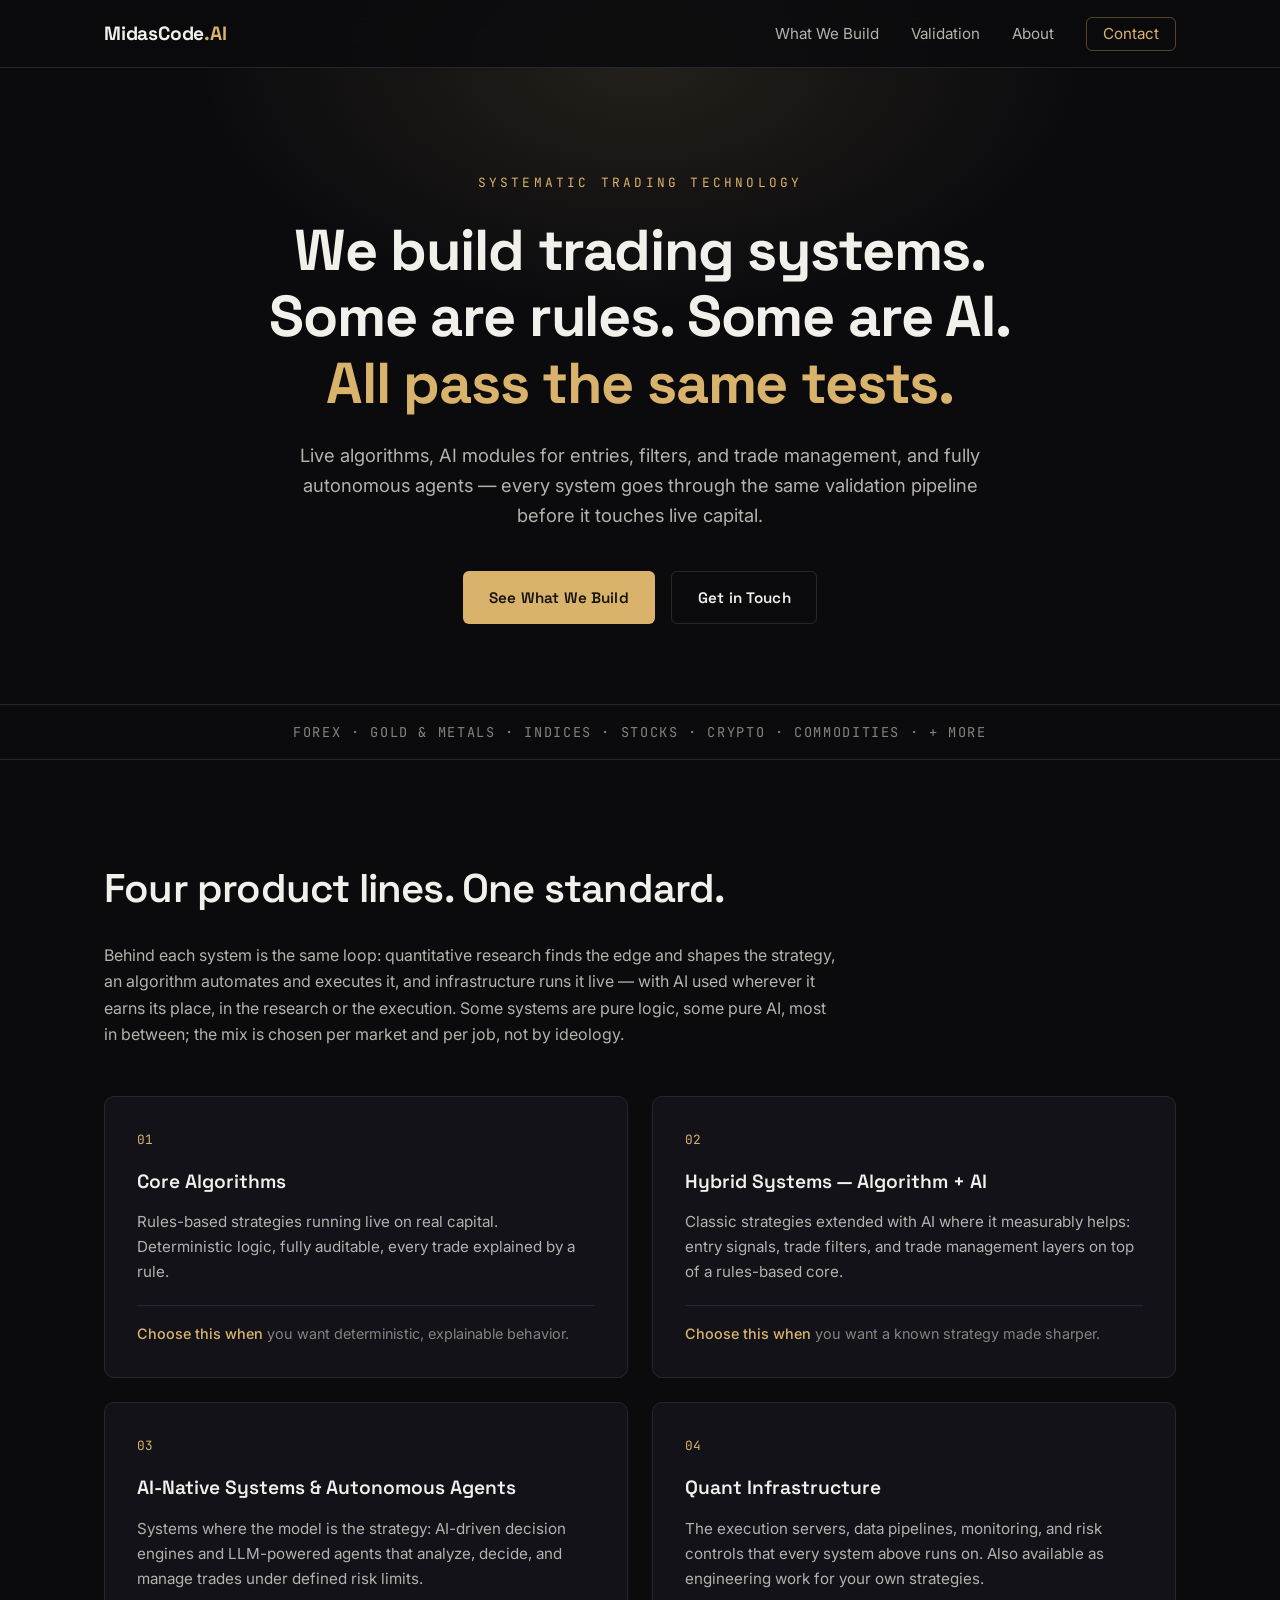
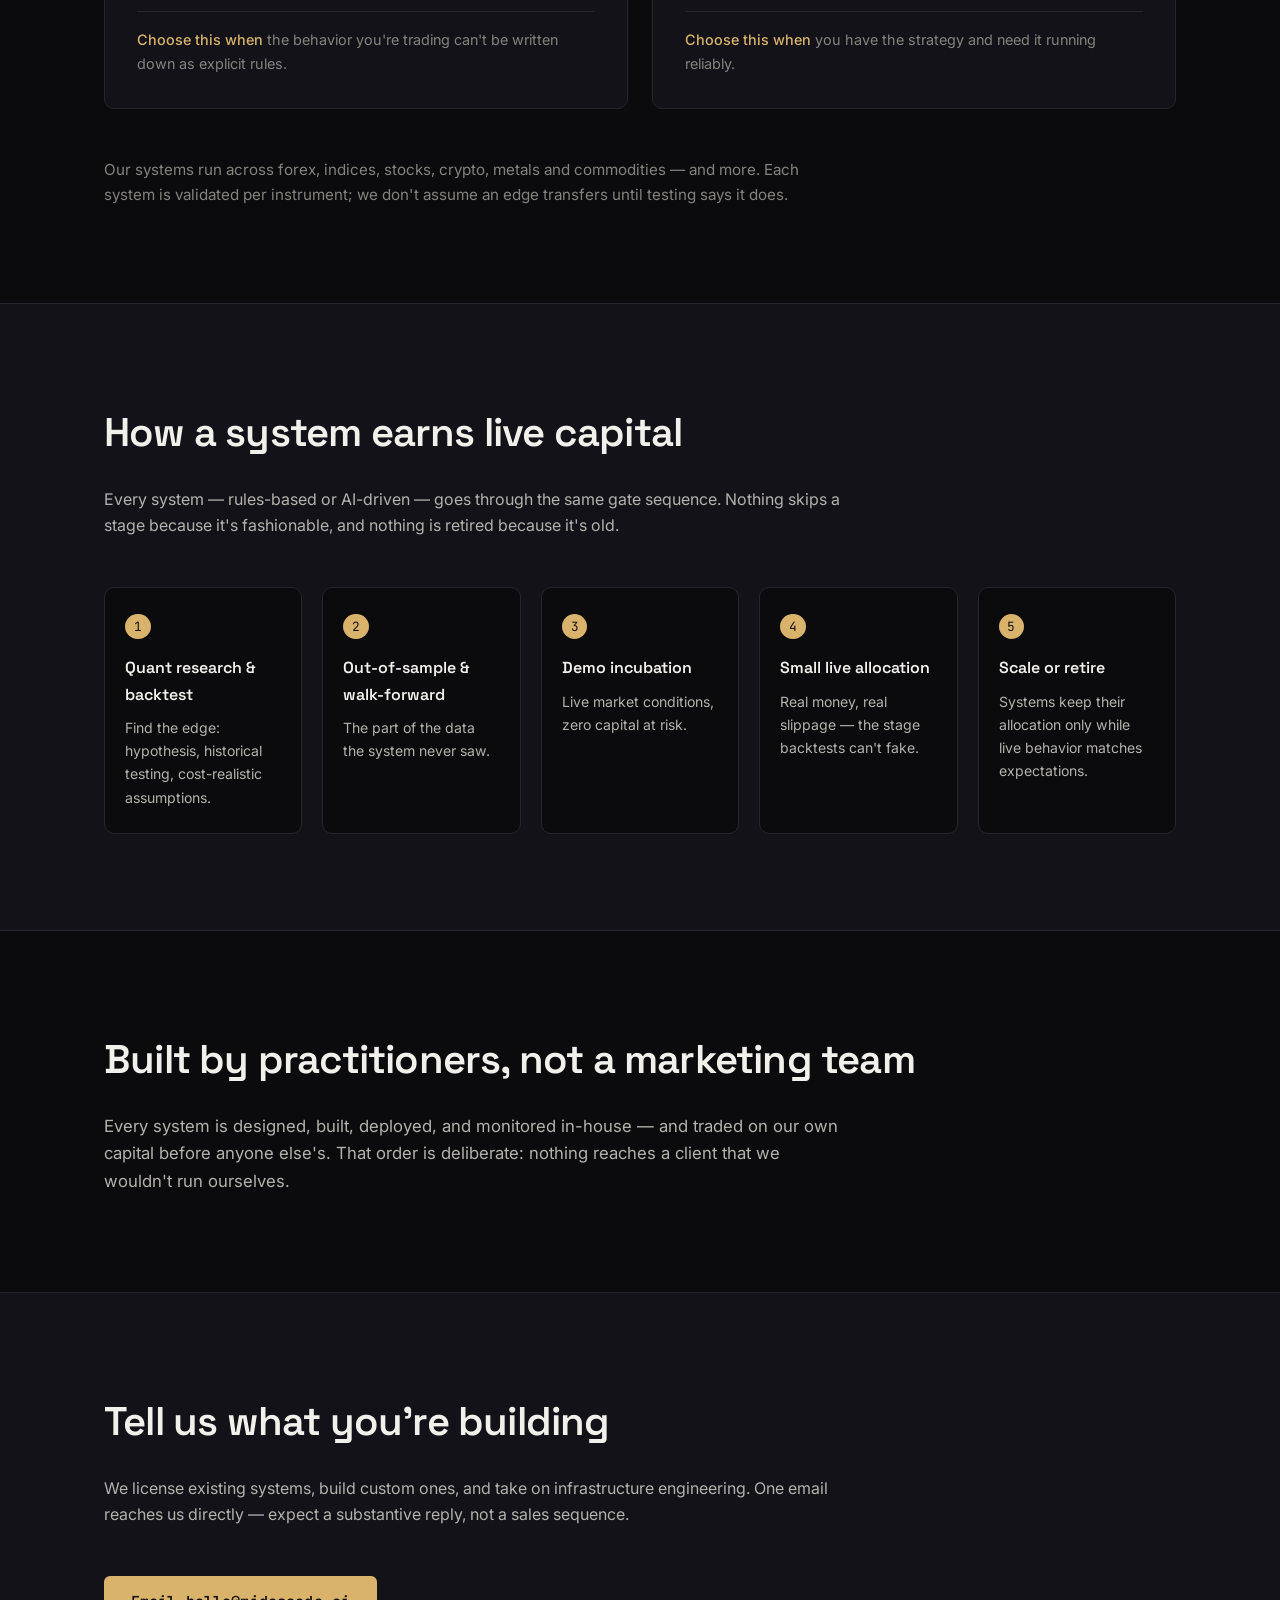
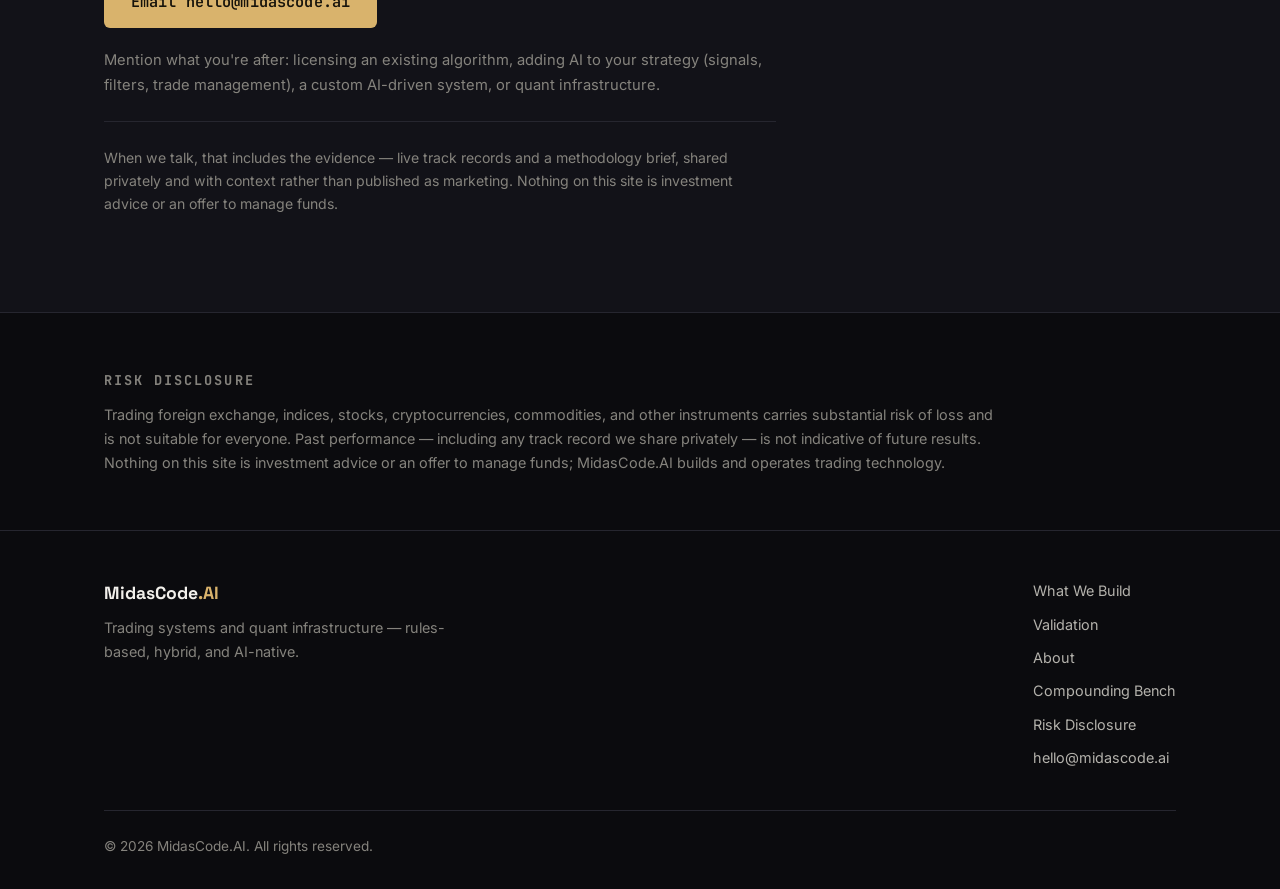
<file: index.html>
<!DOCTYPE html>
<html lang="en">

<head>
    <meta charset="UTF-8">
    <meta name="viewport" content="width=device-width, initial-scale=1.0">
    <title>MidasCode.AI — Trading Systems: Algorithms, AI &amp; Quant Infrastructure</title>
    <meta name="description"
        content="MidasCode.AI builds and runs live trading systems — rules-based algorithms, hybrid algorithm+AI systems, AI-native agents, and the quant infrastructure underneath.">
    <link rel="canonical" href="https://midascode.ai/">
    <meta property="og:type" content="website">
    <meta property="og:url" content="https://midascode.ai/">
    <meta property="og:title" content="MidasCode.AI — Trading Systems: Algorithms, AI & Quant Infrastructure">
    <meta property="og:description"
        content="Rules-based algorithms, hybrid algorithm+AI systems, AI-native agents, and quant infrastructure. Every system passes the same validation pipeline before it touches live capital.">
    <meta name="twitter:card" content="summary">
    <meta name="twitter:title" content="MidasCode.AI — Trading Systems: Algorithms, AI & Quant Infrastructure">
    <meta name="twitter:description"
        content="Rules-based algorithms, hybrid algorithm+AI systems, AI-native agents, and quant infrastructure. Every system passes the same validation pipeline before it touches live capital.">
    <script type="application/ld+json">
    {
        "@context": "https://schema.org",
        "@type": "Organization",
        "name": "MidasCode.AI",
        "url": "https://midascode.ai/",
        "email": "hello@midascode.ai",
        "description": "MidasCode.AI builds and operates trading systems — rules-based algorithms, hybrid algorithm+AI systems, AI-native agents, and quant infrastructure."
    }
    </script>
    <link rel="icon" type="image/svg+xml" href="favicon.svg">
    <!-- Reveal animations are gated on this class so content stays visible without JS -->
    <script>document.documentElement.classList.add('js')</script>
    <link rel="stylesheet" href="styles.css">
    <link rel="preconnect" href="https://fonts.googleapis.com">
    <link rel="preconnect" href="https://fonts.gstatic.com" crossorigin>
    <link
        href="https://fonts.googleapis.com/css2?family=Space+Grotesk:wght@500;600;700&family=Inter:wght@400;500;600&family=JetBrains+Mono:wght@400;500&display=swap"
        rel="stylesheet">
</head>

<body>
    <!-- Navigation -->
    <header class="navbar">
        <div class="nav-container">
            <a href="#top" class="nav-logo">
                <span class="logo-text">MidasCode</span><span class="logo-ai">.AI</span>
            </a>
            <nav>
                <button class="nav-toggle" aria-expanded="false" aria-controls="nav-menu" aria-label="Toggle menu">
                    <span class="bar"></span>
                    <span class="bar"></span>
                    <span class="bar"></span>
                </button>
                <ul class="nav-menu" id="nav-menu">
                    <li><a href="#systems" class="nav-link">What We Build</a></li>
                    <li><a href="#validation" class="nav-link">Validation</a></li>
                    <li><a href="#about" class="nav-link">About</a></li>
                    <li><a href="#contact" class="nav-link nav-link-cta">Contact</a></li>
                </ul>
            </nav>
        </div>
    </header>

    <main id="top">
        <!-- Hero -->
        <section class="hero">
            <div class="hero-container">
                <p class="hero-eyebrow">Systematic Trading Technology</p>
                <h1 class="hero-title">
                    We build trading systems.<br>
                    Some are rules. Some are AI.<br>
                    <span class="accent-text">All pass the same tests.</span>
                </h1>
                <p class="hero-subtitle">
                    Live algorithms, AI modules for entries, filters, and trade management, and fully
                    autonomous agents — every system goes through the same validation pipeline before it
                    touches live capital.
                </p>
                <div class="hero-buttons">
                    <a href="#systems" class="btn btn-primary">See What We Build</a>
                    <a href="#contact" class="btn btn-secondary">Get in Touch</a>
                </div>
            </div>
        </section>

        <!-- Markets strip -->
        <div class="markets-strip" aria-label="Markets covered">
            <p>Forex &middot; Gold &amp; Metals &middot; Indices &middot; Stocks &middot; Crypto &middot; Commodities
                &middot; + More</p>
        </div>

        <!-- What We Build -->
        <section id="systems" class="systems section">
            <div class="container">
                <h2 class="section-title">Four product lines. One standard.</h2>
                <p class="section-intro">
                    Behind each system is the same loop: quantitative research finds the edge and shapes the
                    strategy, an algorithm automates and executes it, and infrastructure runs it live — with AI
                    used wherever it earns its place, in the research or the execution. Some systems are pure
                    logic, some pure AI, most in between; the mix is chosen per market and per job, not by
                    ideology.
                </p>
                <div class="systems-grid">
                    <article class="system-card reveal">
                        <span class="card-index">01</span>
                        <h3 class="card-title">Core Algorithms</h3>
                        <p class="card-body">
                            Rules-based strategies running live on real capital. Deterministic logic, fully
                            auditable, every trade explained by a rule.
                        </p>
                        <p class="card-when"><span>Choose this when</span> you want deterministic, explainable
                            behavior.</p>
                    </article>
                    <article class="system-card reveal">
                        <span class="card-index">02</span>
                        <h3 class="card-title">Hybrid Systems — Algorithm + AI</h3>
                        <p class="card-body">
                            Classic strategies extended with AI where it measurably helps: entry signals, trade
                            filters, and trade management layers on top of a rules-based core.
                        </p>
                        <p class="card-when"><span>Choose this when</span> you want a known strategy made sharper.</p>
                    </article>
                    <article class="system-card reveal">
                        <span class="card-index">03</span>
                        <h3 class="card-title">AI-Native Systems &amp; Autonomous Agents</h3>
                        <p class="card-body">
                            Systems where the model is the strategy: AI-driven decision engines and LLM-powered
                            agents that analyze, decide, and manage trades under defined risk limits.
                        </p>
                        <p class="card-when"><span>Choose this when</span> the behavior you're trading can't be written
                            down as explicit rules.</p>
                    </article>
                    <article class="system-card reveal">
                        <span class="card-index">04</span>
                        <h3 class="card-title">Quant Infrastructure</h3>
                        <p class="card-body">
                            The execution servers, data pipelines, monitoring, and risk controls that every system
                            above runs on. Also available as engineering work for your own strategies.
                        </p>
                        <p class="card-when"><span>Choose this when</span> you have the strategy and need it running
                            reliably.</p>
                    </article>
                </div>
                <p class="systems-markets">
                    Our systems run across forex, indices, stocks, crypto, metals and commodities — and more.
                    Each system is validated per instrument; we don't assume an edge transfers until testing says
                    it does.
                </p>
            </div>
        </section>

        <!-- Validation pipeline -->
        <section id="validation" class="validation section">
            <div class="container">
                <h2 class="section-title">How a system earns live capital</h2>
                <p class="section-intro">
                    Every system — rules-based or AI-driven — goes through the same gate sequence. Nothing skips
                    a stage because it's fashionable, and nothing is retired because it's old.
                </p>
                <ol class="pipeline">
                    <li class="pipeline-step reveal">
                        <span class="step-number">1</span>
                        <h3 class="step-title">Quant research &amp; backtest</h3>
                        <p class="step-body">Find the edge: hypothesis, historical testing, cost-realistic
                            assumptions.</p>
                    </li>
                    <li class="pipeline-step reveal">
                        <span class="step-number">2</span>
                        <h3 class="step-title">Out-of-sample &amp; walk-forward</h3>
                        <p class="step-body">The part of the data the system never saw.</p>
                    </li>
                    <li class="pipeline-step reveal">
                        <span class="step-number">3</span>
                        <h3 class="step-title">Demo incubation</h3>
                        <p class="step-body">Live market conditions, zero capital at risk.</p>
                    </li>
                    <li class="pipeline-step reveal">
                        <span class="step-number">4</span>
                        <h3 class="step-title">Small live allocation</h3>
                        <p class="step-body">Real money, real slippage — the stage backtests can't fake.</p>
                    </li>
                    <li class="pipeline-step reveal">
                        <span class="step-number">5</span>
                        <h3 class="step-title">Scale or retire</h3>
                        <p class="step-body">Systems keep their allocation only while live behavior matches
                            expectations.</p>
                    </li>
                </ol>
            </div>
        </section>

        <!-- About -->
        <section id="about" class="about section">
            <div class="container">
                <h2 class="section-title">Built by practitioners, not a marketing team</h2>
                <p class="about-body">
                    Every system is designed, built, deployed, and monitored in-house — and traded on our own
                    capital before anyone else's. That order is deliberate: nothing reaches a client that we
                    wouldn't run ourselves.
                </p>
            </div>
        </section>

        <!-- Contact -->
        <section id="contact" class="contact section">
            <div class="container">
                <h2 class="section-title">Tell us what you're building</h2>
                <p class="section-intro">
                    We license existing systems, build custom ones, and take on infrastructure engineering.
                    One email reaches us directly — expect a substantive reply, not a sales sequence.
                </p>
                <div class="contact-cta">
                    <a href="mailto:hello@midascode.ai?subject=MidasCode.AI%20inquiry" class="btn btn-primary">Email
                        hello@midascode.ai</a>
                    <p class="contact-hint">
                        Mention what you're after: licensing an existing algorithm, adding AI to your strategy
                        (signals, filters, trade management), a custom AI-driven system, or quant infrastructure.
                    </p>
                    <p class="contact-note">
                        When we talk, that includes the evidence — live track records and a methodology brief,
                        shared privately and with context rather than published as marketing. Nothing on this
                        site is investment advice or an offer to manage funds.
                    </p>
                </div>
            </div>
        </section>

        <!-- Risk disclosure -->
        <section id="risk" class="risk section">
            <div class="container">
                <h2 class="risk-title">Risk disclosure</h2>
                <p class="risk-body">
                    Trading foreign exchange, indices, stocks, cryptocurrencies, commodities, and other
                    instruments carries substantial risk of loss and is not suitable for everyone. Past
                    performance — including any track record we share privately — is not indicative of future
                    results. Nothing on this site is investment advice or an offer to manage funds; MidasCode.AI
                    builds and operates trading technology.
                </p>
            </div>
        </section>
    </main>

    <!-- Footer -->
    <footer class="footer">
        <div class="container">
            <div class="footer-content">
                <div class="footer-brand">
                    <div class="footer-logo">
                        <span class="logo-text">MidasCode</span><span class="logo-ai">.AI</span>
                    </div>
                    <p class="footer-tagline">Trading systems and quant infrastructure — rules-based, hybrid, and
                        AI-native.</p>
                </div>
                <nav class="footer-nav" aria-label="Footer">
                    <a href="#systems" class="footer-link">What We Build</a>
                    <a href="#validation" class="footer-link">Validation</a>
                    <a href="#about" class="footer-link">About</a>
                    <a href="/compounding-bench/" class="footer-link">Compounding Bench</a>
                    <a href="#risk" class="footer-link">Risk Disclosure</a>
                    <a href="mailto:hello@midascode.ai" class="footer-link">hello@midascode.ai</a>
                </nav>
            </div>
            <div class="footer-bottom">
                <p class="footer-copyright">© <span id="copyright-year"></span> MidasCode.AI. All rights reserved.</p>
            </div>
        </div>
    </footer>

    <script src="script.js"></script>
</body>

</html>
</file>
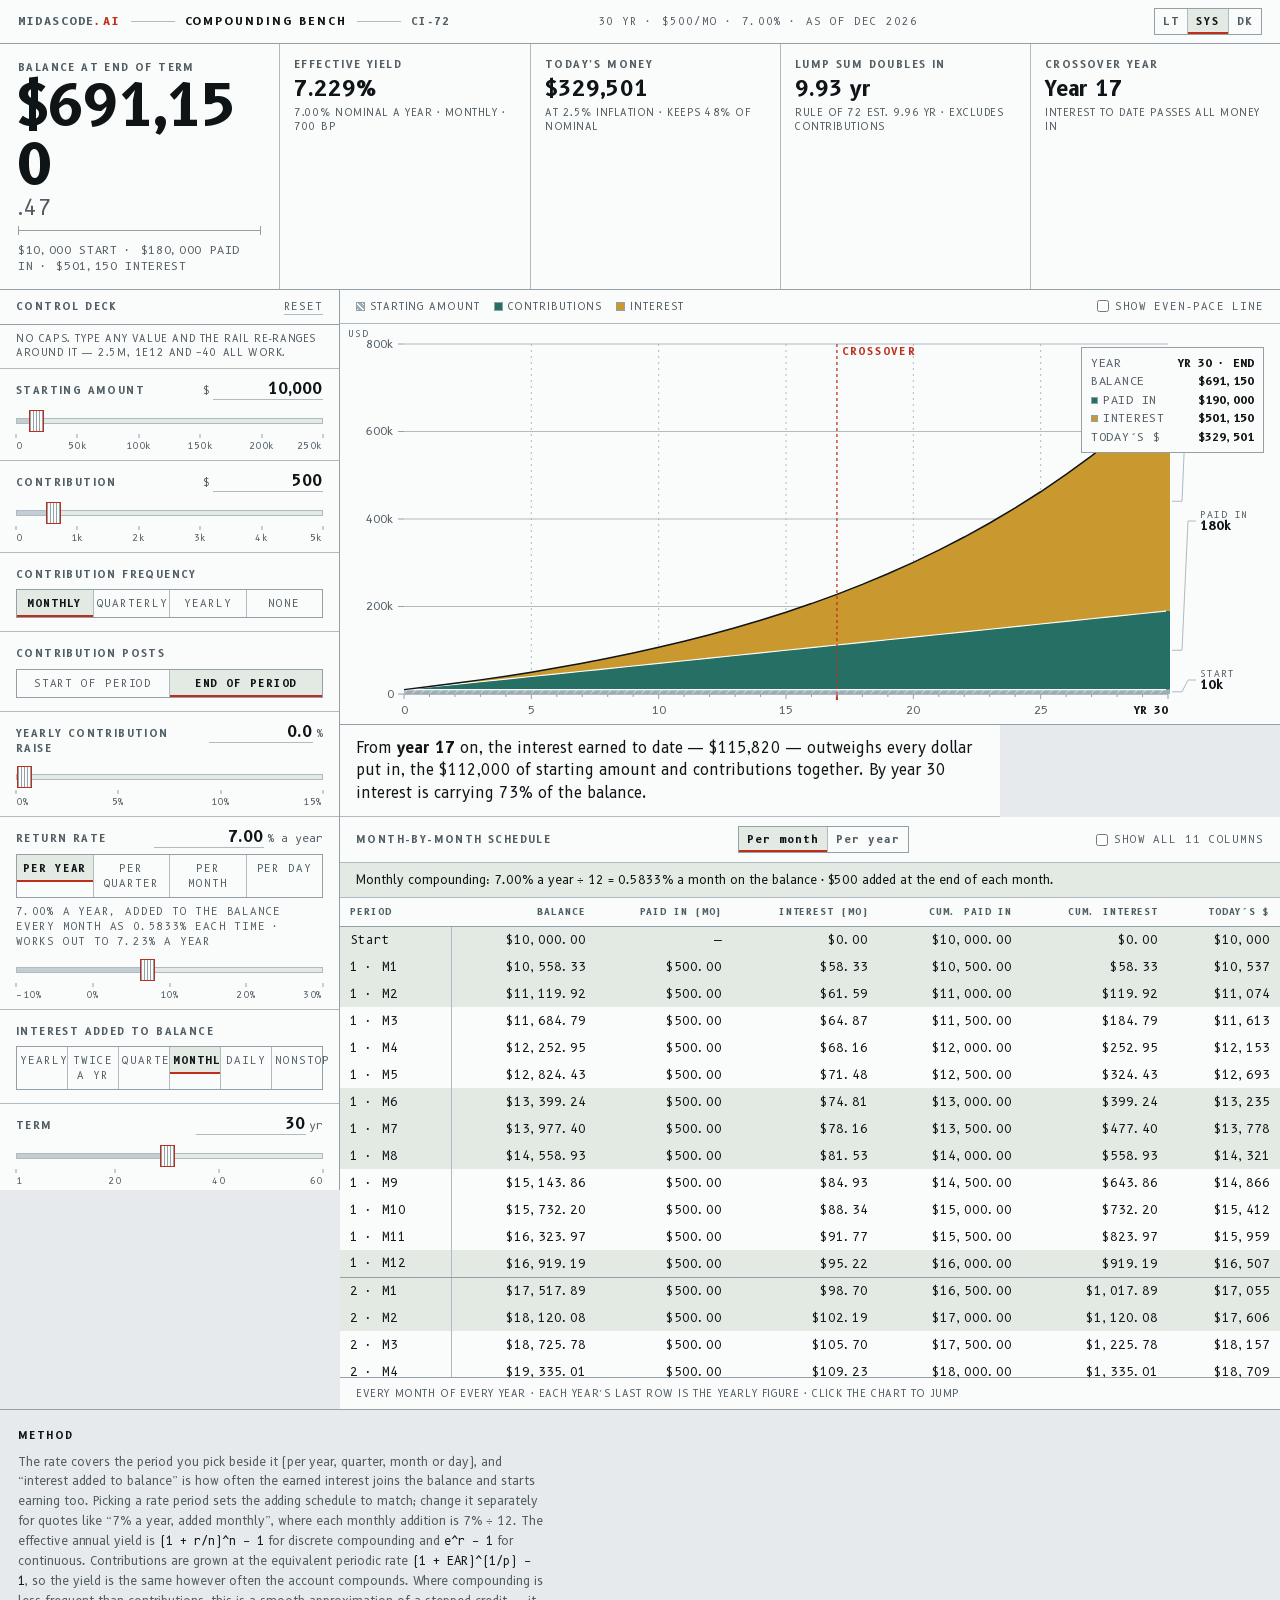
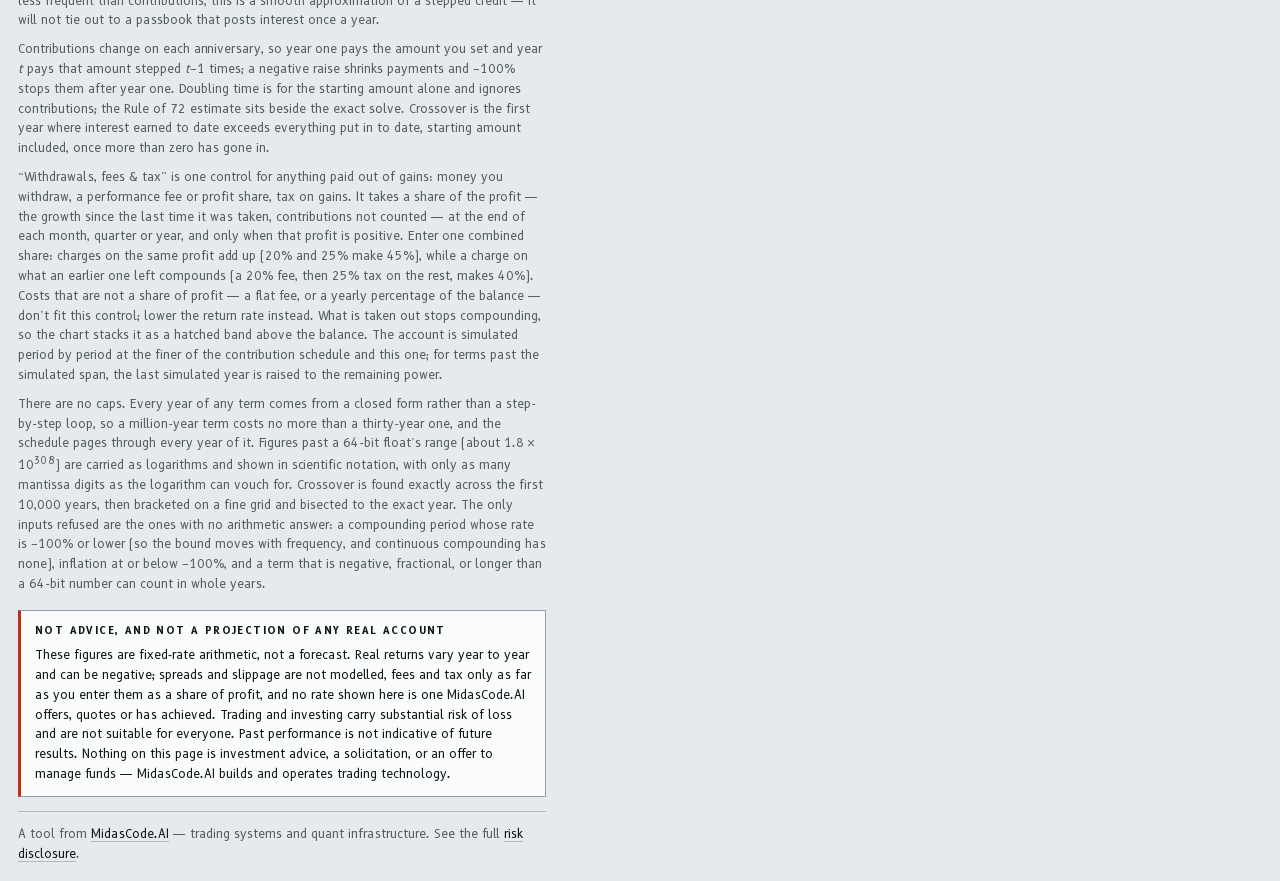
<file: compounding-bench/index.html>
<!DOCTYPE html>
<html lang="en">

<head>
    <meta charset="UTF-8">
    <meta name="viewport" content="width=device-width, initial-scale=1.0, viewport-fit=cover">
    <title>Compounding Bench — MidasCode.AI</title>
    <meta name="description" content="A compound-interest bench: starting amount, contributions, raises and inflation, plus withdrawals, fees and tax taken from profit, with a year-by-year schedule and no caps on any input.">
    <link rel="canonical" href="https://midascode.ai/compounding-bench/">
    <meta property="og:type" content="website">
    <meta property="og:url" content="https://midascode.ai/compounding-bench/">
    <meta property="og:title" content="Compounding Bench — MidasCode.AI">
    <meta property="og:description" content="A compound-interest bench: starting amount, contributions, raises and inflation, plus withdrawals, fees and tax taken from profit, with a year-by-year schedule and no caps on any input.">
    <meta name="twitter:card" content="summary">
    <meta name="twitter:title" content="Compounding Bench — MidasCode.AI">
    <meta name="twitter:description" content="A compound-interest bench: starting amount, contributions, raises and inflation, plus withdrawals, fees and tax taken from profit, with a year-by-year schedule and no caps on any input.">
    <link rel="icon" type="image/svg+xml" href="/favicon.svg">
    <!-- B612 / B612 Mono self-hosted: no third-party request, no visitor IP sent off-site.
         SIL Open Font License 1.1 - see fonts/OFL.txt -->
    <link rel="preload" href="fonts/b612-400.woff2" as="font" type="font/woff2" crossorigin>
    <link rel="preload" href="fonts/b612mono-400.woff2" as="font" type="font/woff2" crossorigin>
    <style>
@font-face{font-family:'B612';font-style:normal;font-weight:400;font-display:swap;src:url(fonts/b612-400.woff2) format('woff2');unicode-range:U+0000-00FF, U+0131, U+0152-0153, U+02BB-02BC, U+02C6, U+02DA, U+02DC, U+0304, U+0308, U+0329, U+2000-206F, U+20AC, U+2122, U+2191, U+2193, U+2212, U+2215, U+FEFF, U+FFFD}
@font-face{font-family:'B612';font-style:normal;font-weight:700;font-display:swap;src:url(fonts/b612-700.woff2) format('woff2');unicode-range:U+0000-00FF, U+0131, U+0152-0153, U+02BB-02BC, U+02C6, U+02DA, U+02DC, U+0304, U+0308, U+0329, U+2000-206F, U+20AC, U+2122, U+2191, U+2193, U+2212, U+2215, U+FEFF, U+FFFD}
@font-face{font-family:'B612 Mono';font-style:normal;font-weight:400;font-display:swap;src:url(fonts/b612mono-400.woff2) format('woff2');unicode-range:U+0000-00FF, U+0131, U+0152-0153, U+02BB-02BC, U+02C6, U+02DA, U+02DC, U+0304, U+0308, U+0329, U+2000-206F, U+20AC, U+2122, U+2191, U+2193, U+2212, U+2215, U+FEFF, U+FFFD}
@font-face{font-family:'B612 Mono';font-style:normal;font-weight:700;font-display:swap;src:url(fonts/b612mono-700.woff2) format('woff2');unicode-range:U+0000-00FF, U+0131, U+0152-0153, U+02BB-02BC, U+02C6, U+02DA, U+02DC, U+0304, U+0308, U+0329, U+2000-206F, U+20AC, U+2122, U+2191, U+2193, U+2212, U+2215, U+FEFF, U+FFFD}
    </style>
    <style>:root{color-scheme:light;box-sizing:border-box;padding-top:env(safe-area-inset-top,0px);padding-bottom:env(safe-area-inset-bottom,0px)}html{scroll-padding-top:env(safe-area-inset-top,0px)}body{margin:0;padding:0;font:14px -apple-system,BlinkMacSystemFont,sans-serif;background:#faf9f5;color:#141413}img{max-width:100%}[hidden]:not([hidden=until-found i]){display:none!important}</style>
</head>

<body>

<style>
:root{
  --ground:#E6EAEC; --surface:#FAFBFB; --inset:#E3EAE3;
  --ink:#0F1417; --ink-muted:#515D63;
  --hairline:#AFBAC1; --hairline-strong:#93A0A7;
  --needle:#BF2E1B; --rail-fill:#C3CDD2;
  --band-principal:#9FAFB9; --band-contrib:#256F64; --band-interest:#C9992F;
  --loss:#BF2E1B;
}
@media (prefers-color-scheme: dark){
  :root:not([data-theme="light"]){
    --ground:#121A1E; --surface:#1A2329; --inset:#1F2A28;
    --ink:#E8EEF0; --ink-muted:#97A6AD;
    --hairline:#3B4A52; --hairline-strong:#66777F;
    --needle:#FF6A4D; --rail-fill:#33444C;
    --band-principal:#4A6472; --band-contrib:#3FA292; --band-interest:#F2C97A;
    --loss:#FF6A4D;
  }
}
:root[data-theme="dark"]{
  --ground:#121A1E; --surface:#1A2329; --inset:#1F2A28;
  --ink:#E8EEF0; --ink-muted:#97A6AD;
  --hairline:#3B4A52; --hairline-strong:#66777F;
  --needle:#FF6A4D; --rail-fill:#33444C;
  --band-principal:#4A6472; --band-contrib:#3FA292; --band-interest:#F2C97A;
  --loss:#FF6A4D;
}

*{box-sizing:border-box}
body{
  background:var(--ground); color:var(--ink);
  font-family:'B612','Helvetica Neue',Arial,sans-serif;
  font-size:13px; line-height:1.5;
  -webkit-font-smoothing:antialiased;
  font-variant-numeric:tabular-nums;
}
.mono{font-family:'B612 Mono','SFMono-Regular',Menlo,Consolas,monospace;font-variant-numeric:tabular-nums}
.fig{font-family:'B612','Helvetica Neue',Arial,sans-serif;font-variant-numeric:tabular-nums lining-nums}
.cap{font-size:10px;letter-spacing:.14em;text-transform:uppercase;color:var(--ink-muted);font-weight:700}
:focus-visible{outline:2px solid var(--needle);outline-offset:2px}

/* ---------- nameplate ---------- */
.nameplate{
  display:flex;align-items:center;justify-content:space-between;gap:16px;
  min-height:44px;padding:8px 18px;background:var(--surface);
  border-bottom:1px solid var(--hairline-strong);flex-wrap:wrap;
}
.nameplate .serial{display:flex;align-items:center;gap:10px;min-width:0}
.nameplate h1{margin:0;font-size:11px;letter-spacing:.18em;text-transform:uppercase;font-weight:700;color:var(--ink);white-space:nowrap}
.serial-rule{flex:0 0 44px;height:1px;background:var(--hairline)}
.stamp{font-size:10px;letter-spacing:.1em;text-transform:uppercase;color:var(--ink-muted);white-space:nowrap;overflow:hidden;text-overflow:ellipsis;min-width:0}
.themesel{display:flex;border:1px solid var(--hairline-strong);flex:0 0 auto}
.themesel button{
  font:inherit;font-size:10px;letter-spacing:.1em;font-weight:700;
  background:var(--surface);color:var(--ink-muted);border:0;
  border-left:1px solid var(--hairline);padding:5px 8px;cursor:pointer;
  font-family:'B612 Mono',Menlo,monospace;
}
.themesel button:first-child{border-left:0}
.themesel button[aria-pressed="true"]{background:var(--inset);color:var(--ink);box-shadow:inset 0 -2px 0 var(--needle)}

/* ---------- readout deck ---------- */
.deck{display:grid;grid-template-columns:minmax(280px,1fr) minmax(320px,auto);background:var(--surface);border-bottom:1px solid var(--hairline-strong)}
.headline{padding:16px 18px 14px;border-right:1px solid var(--hairline);min-width:0}
.headline .figure{display:flex;align-items:baseline;flex-wrap:wrap;gap:2px;margin-top:2px;min-width:0}
.headline .whole{font-size:56px;line-height:1.05;font-weight:700;letter-spacing:-.02em;overflow-wrap:anywhere;min-width:0}
.headline .whole.long{font-size:40px}
.headline .whole.longer{font-size:28px;letter-spacing:0}
.headline .cents{font-size:21px;line-height:1;color:var(--ink-muted);font-weight:400}
.caliper{display:flex;align-items:center;margin-top:8px;height:9px}
.caliper .tick{width:1px;height:9px;background:var(--hairline-strong)}
.caliper .bar{flex:1;height:1px;background:var(--hairline-strong)}
.headline .sub{margin-top:7px;font-size:11px;color:var(--ink-muted);letter-spacing:.06em;text-transform:uppercase;overflow-wrap:anywhere}

.gauges{display:grid;grid-template-columns:repeat(4,minmax(0,1fr))}
.gauge{padding:13px 14px;border-left:1px solid var(--hairline);display:flex;flex-direction:column;gap:5px;min-width:0}
.gauge:first-child{border-left:0}
.gauge .val{font-size:21px;line-height:1.15;font-weight:700;overflow-wrap:anywhere}
.gauge .val.none{color:var(--ink-muted);font-weight:400}
.gauge .note{font-size:10px;letter-spacing:.05em;color:var(--ink-muted);text-transform:uppercase;line-height:1.35;overflow-wrap:anywhere}

/* ---------- body grid ---------- */
.bench{display:grid;grid-template-columns:340px minmax(0,1fr);align-items:start}
.deckpanel{
  background:var(--surface);border-right:1px solid var(--hairline-strong);
  position:sticky;top:0;max-height:100vh;overflow-y:auto;overscroll-behavior:contain;
}
.deckpanel::-webkit-scrollbar{width:9px}
.deckpanel::-webkit-scrollbar-thumb{background:var(--hairline);border:3px solid var(--surface)}
.deck-head{
  display:flex;justify-content:space-between;align-items:baseline;gap:8px;
  padding:9px 16px;border-bottom:1px solid var(--hairline-strong);
  position:sticky;top:0;background:var(--surface);z-index:3;
}
.deck-head button{font-family:'B612 Mono',Menlo,monospace;font-size:10px;letter-spacing:.09em;text-transform:uppercase;background:none;border:0;border-bottom:1px solid var(--hairline);color:var(--ink-muted);cursor:pointer;padding:0 0 1px}
.deck-note{margin:0;padding:7px 16px;font-size:10px;letter-spacing:.06em;text-transform:uppercase;color:var(--ink-muted);border-bottom:1px solid var(--hairline);line-height:1.45}
.channels{display:flex;flex-direction:column}

/* ---------- rail channel ---------- */
.ch{padding:11px 16px 13px;border-bottom:1px solid var(--hairline)}
.ch.off{opacity:.42}
.ch-top{display:flex;align-items:baseline;justify-content:space-between;gap:8px}
.ch-top label{cursor:pointer}
.ch-val{display:flex;align-items:baseline;gap:3px;min-width:0}
.ch-val .pre,.ch-val .post{font-size:11px;color:var(--ink-muted);font-family:'B612 Mono',Menlo,monospace}
.ch input.num{
  font-family:'B612','Helvetica Neue',Arial,sans-serif;font-size:15px;font-weight:700;
  background:transparent;color:var(--ink);border:0;border-bottom:1px solid var(--hairline);
  padding:0 1px 1px;text-align:right;width:11ch;min-width:0;font-variant-numeric:tabular-nums;
}
.ch input.num:hover{border-bottom-color:var(--hairline-strong)}
.ch input.num:focus{outline:0;border-bottom:1px solid var(--needle)}
.ch.bad input.num{border-bottom-color:var(--needle)}
.seg-inline{margin-top:8px}
.ch-eff{margin-top:6px;font-size:10px;letter-spacing:.08em;text-transform:uppercase;color:var(--ink-muted);font-family:'B612 Mono',Menlo,monospace;overflow-wrap:anywhere}
.ch-err{margin:7px 0 0;font-size:11px;line-height:1.45;color:var(--needle)}

.rail{position:relative;margin-top:6px}
.rail input[type=range]{-webkit-appearance:none;appearance:none;display:block;width:100%;height:30px;background:transparent;cursor:pointer;margin:0;padding:0}
.rail input[type=range]::-webkit-slider-runnable-track{height:6px;border:1px solid var(--hairline);background:linear-gradient(90deg,var(--rail-fill) 0 var(--pct,0%),var(--inset) var(--pct,0%))}
.rail input[type=range]::-moz-range-track{height:6px;border:1px solid var(--hairline);background:linear-gradient(90deg,var(--rail-fill) 0 var(--pct,0%),var(--inset) var(--pct,0%))}
.rail input[type=range]::-webkit-slider-thumb{-webkit-appearance:none;width:15px;height:22px;margin-top:-9px;border:1px solid var(--needle);background:repeating-linear-gradient(90deg,var(--hairline-strong) 0 1px,var(--surface) 1px 3px)}
.rail input[type=range]::-moz-range-thumb{width:13px;height:20px;border:1px solid var(--needle);border-radius:0;background:repeating-linear-gradient(90deg,var(--hairline-strong) 0 1px,var(--surface) 1px 3px)}
.rail input[type=range]:focus-visible{outline:0}
.rail input[type=range]:focus-visible::-webkit-slider-thumb{outline:2px solid var(--needle);outline-offset:2px}
.rail input[type=range]:focus-visible::-moz-range-thumb{outline:2px solid var(--needle);outline-offset:2px}
.ladder{position:relative;height:13px;margin-top:-2px}
.ladder .t{position:absolute;top:0;width:1px;height:4px;background:var(--hairline-strong);transform:translateX(-.5px)}
.ladder .l{position:absolute;top:5px;font-size:9px;letter-spacing:.06em;color:var(--ink-muted);transform:translateX(-50%);white-space:nowrap;font-family:'B612 Mono',Menlo,monospace}
.ladder .l.first{transform:none;left:0}
.ladder .l.last{transform:translateX(-100%)}

/* ---------- segmented ---------- */
.seg-wrap{padding:11px 16px 13px;border-bottom:1px solid var(--hairline)}
.seg{display:flex;border:1px solid var(--hairline-strong);margin-top:6px;flex-wrap:wrap}
.seg .opt{flex:1 1 0;min-width:46px;position:relative;border-left:1px solid var(--hairline)}
.seg .opt:first-child{border-left:0}
.seg input{position:absolute;opacity:0;width:100%;height:100%;left:0;top:0;margin:0;cursor:pointer}
.seg span{display:block;text-align:center;padding:6px 3px;font-family:'B612 Mono',Menlo,monospace;font-size:10px;letter-spacing:.09em;text-transform:uppercase;color:var(--ink-muted);background:var(--surface)}
.seg input:checked + span{background:var(--inset);color:var(--ink);font-weight:700;box-shadow:inset 0 -2px 0 var(--needle)}
.seg input:focus-visible + span{outline:2px solid var(--needle);outline-offset:-2px}

/* ---------- work area ---------- */
.work{min-width:0;display:flex;flex-direction:column}
.plate{background:var(--surface);border-bottom:1px solid var(--hairline-strong);position:relative}
.plate-head{display:flex;align-items:center;justify-content:space-between;gap:10px;flex-wrap:wrap;padding:9px 16px;border-bottom:1px solid var(--hairline)}
.plate-head .legend{display:flex;gap:14px;flex-wrap:wrap;align-items:center}
.lg{display:flex;align-items:center;gap:5px;font-size:10px;letter-spacing:.09em;text-transform:uppercase;color:var(--ink-muted)}
.lg i{width:9px;height:9px;display:block;border:1px solid var(--hairline-strong)}
.toggle{display:inline-flex;align-items:center;gap:6px;cursor:pointer;font-size:10px;letter-spacing:.09em;text-transform:uppercase;color:var(--ink-muted);font-family:'B612 Mono',Menlo,monospace}
.toggle input{accent-color:var(--needle);width:12px;height:12px;margin:0}
.plot-wrap{position:relative;cursor:crosshair}
.plot-wrap svg{display:block;width:100%}
.readout{
  position:absolute;top:12px;right:16px;border:1px solid var(--hairline-strong);background:var(--surface);
  padding:7px 9px;display:grid;grid-template-columns:auto auto;gap:2px 12px;
  font-family:'B612 Mono',Menlo,monospace;font-size:11px;pointer-events:none;max-width:calc(100% - 96px);
}
.readout dt{color:var(--ink-muted);letter-spacing:.07em;text-transform:uppercase}
.readout dd{margin:0;text-align:right;font-weight:700;overflow-wrap:anywhere}
.readout .chip{display:inline-block;width:7px;height:7px;margin-right:5px;border:1px solid var(--hairline-strong)}
.narrate{margin:0;padding:12px 16px;font-size:15px;line-height:1.5;max-width:66ch;border-bottom:1px solid var(--hairline);background:var(--surface);overflow-wrap:anywhere}
.narrate b{font-weight:700}

/* ---------- schedule ---------- */
.sched{background:var(--surface)}
.sched-head{display:flex;align-items:center;justify-content:space-between;gap:10px;flex-wrap:wrap;padding:9px 16px;border-bottom:1px solid var(--hairline)}
.formula{margin:0;padding:8px 16px;font-size:12px;line-height:1.5;color:var(--ink);background:var(--inset);border-bottom:1px solid var(--hairline)}
tbody tr.yend td,tbody tr.yend th{border-bottom:1px solid var(--hairline-strong)}
.pager{display:flex;align-items:center;gap:12px;flex-wrap:wrap;padding:7px 16px;border-bottom:1px solid var(--hairline);font-family:'B612 Mono',Menlo,monospace;font-size:11px}
.pager button{font:inherit;font-size:10px;letter-spacing:.09em;text-transform:uppercase;background:var(--surface);color:var(--ink);border:1px solid var(--hairline-strong);padding:4px 9px;cursor:pointer}
.pager button:disabled{color:var(--ink-muted);border-color:var(--hairline);cursor:default}
.pager label{display:flex;align-items:center;gap:6px;color:var(--ink-muted);font-size:10px;letter-spacing:.09em;text-transform:uppercase}
.pager input{font:inherit;font-size:12px;width:16ch;background:transparent;color:var(--ink);border:0;border-bottom:1px solid var(--hairline);padding:1px 2px}
.pager input:focus{outline:0;border-bottom-color:var(--needle)}
#pg-range{color:var(--ink)}
.tscroll{overflow-x:auto;max-height:480px;overflow-y:auto;border-bottom:1px solid var(--hairline-strong)}
table{border-collapse:collapse;width:100%;font-family:'B612 Mono',Menlo,monospace;font-size:12px;font-variant-numeric:tabular-nums}
caption{position:absolute;width:1px;height:1px;overflow:hidden;clip-path:inset(50%)}
thead th{position:sticky;top:0;z-index:2;background:var(--surface);font-size:9px;letter-spacing:.1em;text-transform:uppercase;color:var(--ink-muted);font-weight:700;text-align:right;padding:7px 10px;white-space:nowrap;border-bottom:1px solid var(--hairline-strong)}
thead th:first-child{text-align:left;left:0;z-index:3}
tbody td{padding:4px 10px;text-align:right;white-space:nowrap;border-bottom:1px solid transparent}
tbody th{padding:4px 10px;text-align:left;font-weight:400;font-size:12px;position:sticky;left:0;background:inherit}
tbody tr{background:var(--surface)}
tbody tr:nth-child(6n+1),tbody tr:nth-child(6n+2),tbody tr:nth-child(6n+3){background:var(--inset)}
tbody tr.mark,tbody tr.pin{box-shadow:inset 2px 0 0 var(--needle),inset -2px 0 0 var(--needle)}
tbody tr.pin th,tbody tr.pin td{font-weight:700}
tbody tr.cross td,tbody tr.cross th{border-bottom:1px dashed var(--needle)}
tbody tr th:first-child::after{content:"";position:absolute;right:0;top:0;bottom:0;width:1px;background:var(--hairline)}
td.neg{color:var(--loss)}
.sticky-note{margin:0;padding:8px 16px;font-size:10px;letter-spacing:.06em;text-transform:uppercase;color:var(--ink-muted)}

/* ---------- footer ---------- */
footer{padding:18px;border-top:1px solid var(--hairline-strong);background:var(--ground)}
.method{max-width:66ch;font-size:12px;line-height:1.65;color:var(--ink-muted)}
.method h2{font-size:10px;letter-spacing:.14em;text-transform:uppercase;color:var(--ink);margin:0 0 7px}
.method p{margin:0 0 9px}
.method code{font-family:'B612 Mono',Menlo,monospace;color:var(--ink);font-size:11.5px}


/* ---------- midascode.ai site chrome ---------- */
.method .disclaimer{
  margin:16px 0 0;padding:12px 14px;background:var(--surface);
  border:1px solid var(--hairline-strong);border-left:3px solid var(--needle);
}
.method .disclaimer h3{margin:0 0 6px;font-size:10px;letter-spacing:.14em;text-transform:uppercase;color:var(--ink)}
.method .disclaimer p{margin:0;color:var(--ink)}
.nameplate .home{
  font-family:'B612 Mono',Menlo,monospace;font-size:11px;letter-spacing:.14em;
  text-transform:uppercase;font-weight:700;color:var(--ink-muted);
  text-decoration:none;white-space:nowrap;border-bottom:1px solid transparent;
}
.nameplate .home:hover,.nameplate .home:focus-visible{color:var(--ink);border-bottom-color:var(--needle)}
.nameplate .home b{font-weight:700;color:var(--needle)}
.method .back{margin:14px 0 0;padding-top:12px;border-top:1px solid var(--hairline)}
.method .back a{color:var(--ink);text-decoration:none;border-bottom:1px solid var(--hairline)}
.method .back a:hover,.method .back a:focus-visible{border-bottom-color:var(--needle)}

@media (max-width:1080px){
  .bench{grid-template-columns:1fr}
  .deckpanel{position:static;max-height:none;border-right:0;border-bottom:1px solid var(--hairline-strong)}
  .channels{display:grid;grid-template-columns:1fr 1fr}
  .ch,.seg-wrap{border-right:1px solid var(--hairline)}
  .deck{grid-template-columns:1fr}
  .headline{border-right:0;border-bottom:1px solid var(--hairline)}
}
@media (max-width:700px){
  .channels{grid-template-columns:1fr}
  .gauges{grid-template-columns:1fr 1fr}
  .gauge:nth-child(3),.gauge:nth-child(4){border-top:1px solid var(--hairline)}
  .gauge:nth-child(3){border-left:0}
  .headline .whole{font-size:38px}
  .headline .whole.long{font-size:30px}
  .headline .whole.longer{font-size:22px}
  .headline .cents{font-size:16px}
  .readout{position:static;margin:10px 16px 0;display:inline-grid;max-width:none}
}
@media (prefers-reduced-motion:reduce){*{transition:none!important;animation:none!important}}
</style>

<div class="nameplate">
  <div class="serial">
    <a class="home" href="/">MidasCode<b>.AI</b></a><span class="serial-rule"></span>
    <h1>Compounding Bench</h1><span class="serial-rule"></span>
    <span class="mono cap" style="letter-spacing:.1em">CI&#8209;72</span>
  </div>
  <span class="stamp mono" id="scenario-stamp"></span>
  <div class="themesel" role="group" aria-label="Theme">
    <button type="button" data-theme-set="light" aria-pressed="false">LT</button>
    <button type="button" data-theme-set="system" aria-pressed="true">SYS</button>
    <button type="button" data-theme-set="dark" aria-pressed="false">DK</button>
  </div>
</div>

<div class="deck">
  <div class="headline">
    <div class="cap">Balance at end of term</div>
    <div class="figure"><span class="whole fig" id="hl-whole">$0</span><span class="cents fig" id="hl-cents">.00</span></div>
    <div class="caliper"><span class="tick"></span><span class="bar"></span><span class="tick"></span></div>
    <div class="sub mono" id="hl-sub"></div>
  </div>
  <div class="gauges">
    <div class="gauge"><span class="cap">Effective yield</span><span class="val fig" id="g-apy">—</span><span class="note" id="g-apy-note"></span></div>
    <div class="gauge"><span class="cap">Today&rsquo;s money</span><span class="val fig" id="g-real">—</span><span class="note" id="g-real-note"></span></div>
    <div class="gauge"><span class="cap">Lump sum doubles in</span><span class="val fig" id="g-dbl">—</span><span class="note" id="g-dbl-note"></span></div>
    <div class="gauge"><span class="cap">Crossover year</span><span class="val fig" id="g-cross">—</span><span class="note" id="g-cross-note"></span></div>
  </div>
</div>

<div class="bench">
  <div class="deckpanel">
    <div class="deck-head"><span class="cap">Control deck</span><button type="button" id="reset">Reset</button></div>
    <p class="deck-note">No caps. Type any value and the rail re&#8209;ranges around it &mdash; 2.5m, 1e12 and &minus;40 all work.</p>
    <div class="channels" id="channels"></div>
  </div>

  <div class="work">
    <div class="plate">
      <div class="plate-head">
        <div class="legend" id="legend"></div>
        <label class="toggle"><input type="checkbox" id="chord"> Show even&#8209;pace line</label>
      </div>
      <div class="plot-wrap" id="plot-wrap">
        <svg id="plot" role="img" aria-label="Stacked area chart of balance over time"></svg>
        <dl class="readout" id="readout"></dl>
      </div>
    </div>
    <p class="narrate" id="narrate"></p>
    <div class="sched">
      <div class="sched-head">
        <span class="cap" id="sched-title">Schedule</span>
        <div class="themesel" id="rowsel" role="group" aria-label="Schedule rows">
          <button type="button" data-rows="period" aria-pressed="true">Per month</button>
          <button type="button" data-rows="year" aria-pressed="false">Per year</button>
        </div>
        <label class="toggle"><input type="checkbox" id="allcols"> <span id="allcols-lab">Show all 11 columns</span></label>
      </div>
      <p class="formula" id="sched-formula"></p>
      <div class="pager" id="pager" hidden>
        <button type="button" id="pg-prev">&lsaquo; Earlier</button>
        <span id="pg-range"></span>
        <button type="button" id="pg-next">Later &rsaquo;</button>
        <label>Go to year <input id="pg-go" type="text" inputmode="numeric" autocomplete="off" spellcheck="false"></label>
      </div>
      <div class="tscroll"><table id="sched"><caption>Year by year balance, contributions and interest</caption><thead></thead><tbody></tbody></table></div>
      <p class="sticky-note" id="sched-note"></p>
    </div>
  </div>
</div>

<footer>
  <div class="method">
    <h2>Method</h2>
    <p>The rate covers the period you pick beside it (per year, quarter, month or day), and &ldquo;interest added to balance&rdquo; is how often the earned interest joins the balance and starts earning too. Picking a rate period sets the adding schedule to match; change it separately for quotes like &ldquo;7% a year, added monthly&rdquo;, where each monthly addition is 7% &divide; 12. The effective annual yield is <code>(1 + r/n)^n &minus; 1</code> for discrete compounding and <code>e^r &minus; 1</code> for continuous. Contributions are grown at the equivalent periodic rate <code>(1 + EAR)^(1/p) &minus; 1</code>, so the yield is the same however often the account compounds. Where compounding is less frequent than contributions, this is a smooth approximation of a stepped credit &mdash; it will not tie out to a passbook that posts interest once a year.</p>
    <p>Contributions change on each anniversary, so year one pays the amount you set and year <i>t</i> pays that amount stepped <i>t</i>&minus;1 times; a negative raise shrinks payments and &minus;100% stops them after year one. Doubling time is for the starting amount alone and ignores contributions; the Rule of 72 estimate sits beside the exact solve. Crossover is the first year where interest earned to date exceeds everything put in to date, starting amount included, once more than zero has gone in.</p>
    <p>&ldquo;Withdrawals, fees &amp; tax&rdquo; is one control for anything paid out of gains: money you withdraw, a performance fee or profit share, tax on gains. It takes a share of the profit &mdash; the growth since the last time it was taken, contributions not counted &mdash; at the end of each month, quarter or year, and only when that profit is positive. Enter one combined share: charges on the same profit add up (20% and 25% make 45%), while a charge on what an earlier one left compounds (a 20% fee, then 25% tax on the rest, makes 40%). Costs that are not a share of profit &mdash; a flat fee, or a yearly percentage of the balance &mdash; don&rsquo;t fit this control; lower the return rate instead. What is taken out stops compounding, so the chart stacks it as a hatched band above the balance. The account is simulated period by period at the finer of the contribution schedule and this one; for terms past the simulated span, the last simulated year is raised to the remaining power.</p>
    <p>There are no caps. Every year of any term comes from a closed form rather than a step-by-step loop, so a million-year term costs no more than a thirty-year one, and the schedule pages through every year of it. Figures past a 64-bit float&rsquo;s range (about 1.8&thinsp;&times;&thinsp;10<sup>308</sup>) are carried as logarithms and shown in scientific notation, with only as many mantissa digits as the logarithm can vouch for. Crossover is found exactly across the first 10,000 years, then bracketed on a fine grid and bisected to the exact year. The only inputs refused are the ones with no arithmetic answer: a compounding period whose rate is &minus;100% or lower (so the bound moves with frequency, and continuous compounding has none), inflation at or below &minus;100%, and a term that is negative, fractional, or longer than a 64-bit number can count in whole years.</p>
    <div class="disclaimer">
      <h3>Not advice, and not a projection of any real account</h3>
      <p>These figures are fixed&#8209;rate arithmetic, not a forecast. Real returns vary year to year and can be negative; spreads and slippage are not modelled, fees and tax only as far as you enter them as a share of profit, and no rate shown here is one MidasCode.AI offers, quotes or has achieved. Trading and investing carry substantial risk of loss and are not suitable for everyone. Past performance is not indicative of future results. Nothing on this page is investment advice, a solicitation, or an offer to manage funds — MidasCode.AI builds and operates trading technology.</p>
    </div>
    <p class="back">A tool from <a href="/">MidasCode.AI</a> — trading systems and quant infrastructure. See the full <a href="/#risk">risk disclosure</a>.</p>
  </div>
</footer>

<script>
/* ===== Compounding engine v2 — pure, no DOM =====
   Accepts any finite input and refuses only what arithmetic can't answer.

   Model:  A = (1 + r/n)^n  or  e^r        f = A^(1/p)  per contribution period
           each period: start  b = (b + pay)·f      end  b = b·f + pay;   paid += pay
           after a year's p-th payment: pay ·= (1 + g)
   Three regimes, each used only where it is accurate:
   1. Float range, with contributions: the literal period recurrence above, checkpointed every
      CK years. It never forms two huge terms that cancel, so plans that hold a balance steady
      stay exact, and the crossover is scanned year by year rather than sampled.
   2. Past the recurrence (no contributions, very long terms, or float overflow): closed forms.
      In log space every sum is taken at a common scale e^((y−1)·hi) so exponent rounding can't
      flip a sign, and interest, yearly interest and yearly payments come from forms that never
      subtract two near-equal logarithms.
   3. Crossover past the scan: on each parity class of years, bal − 2·moneyIn has a slope that
      changes sign at most once, so each monotone piece is bisected exactly. */
var ENGINE = (function(){
  "use strict";
  var ZERO={s:0,l:-Infinity}, ONE={s:1,l:0}, EPS=Math.pow(2,-52);
  var CK=256, PERIOD_BUDGET=6e6, SCAN=10000, MI_EXACT_CAP=2000, MI_EXACT_BITS=65536;

  /* ---------- signed log-magnitude arithmetic: value = s·e^l ---------- */
  function norm(s,l){ return (s===0||l===-Infinity)?ZERO:{s:s,l:l}; }
  function lg(x){ return x===0?ZERO:{s:x<0?-1:1,l:Math.log(Math.abs(x))}; }
  function ladd(a,b){
    if(a.s===0) return b;
    if(b.s===0) return a;
    if(b.l>a.l){ var t=a; a=b; b=t; }
    if(a.l===Infinity) return a;               // the log itself overflowed; ∞ − ∞ must not become NaN
    var d=b.l-a.l;
    if(a.s===b.s) return norm(a.s,a.l+Math.log1p(Math.exp(d)));
    if(d===0) return ZERO;
    return norm(a.s,a.l+Math.log(-Math.expm1(d)));
  }
  function lsub(a,b){ return ladd(a,{s:-b.s,l:b.l}); }
  function lmul(a,b){ return (a.s===0||b.s===0)?ZERO:norm(a.s*b.s,a.l+b.l); }
  function ldiv(a,b){ return a.s===0?ZERO:norm(a.s*b.s,a.l-b.l); }
  function lok(a){ return a.s===0||isFinite(a.l); }
  function lem(x){ return x>0?x+Math.log(-Math.expm1(-x)):Math.log(-Math.expm1(x)); }   // ln|e^x − 1|
  function sgn(x){ return x>0?1:(x<0?-1:0); }
  function toQf(a){ return a===0?{v:0,s:0,l:-Infinity}:{v:a,s:a<0?-1:1,l:Math.log(Math.abs(a))}; }
  function toQl(a){ var v=a.s===0?0:a.s*Math.exp(a.l); return {v:isFinite(v)?v:null,s:a.s,l:a.l}; }

  /* ---------- closed-form pieces ---------- */
  // (A^y − G^y)/(A − G): symmetric in A and G, tends to y·A^(y−1) as A → G.
  function AFf(lnA,g,y){
    if(y===0) return 0;
    if(g>-1){
      var lnG=Math.log1p(g), hi=Math.max(lnA,lnG), d=Math.abs(lnA-lnG);
      return Math.exp((y-1)*hi)*(d===0?y:Math.expm1(-y*d)/Math.expm1(-d));
    }
    var G=1+g;
    return (Math.exp(y*lnA)-Math.pow(G,y))/(Math.exp(lnA)-G);
  }
  function spowl(G,y){ if(y===0) return ONE; if(G===0) return ZERO; return norm((G<0&&y%2===1)?-1:1,y*Math.log(Math.abs(G))); }
  function AFl(lnA,g,y){
    if(y===0) return ZERO;
    if(g>-1){
      var lnG=Math.log1p(g), hi=Math.max(lnA,lnG), d=Math.abs(lnA-lnG);
      return norm(1,(y-1)*hi+Math.log(d===0?y:Math.expm1(-y*d)/Math.expm1(-d)));
    }
    var G=1+g;
    return ldiv(lsub(norm(1,y*lnA),spowl(G,y)),lsub(norm(1,lnA),lg(G)));
  }
  function gpowf(g,e){ if(e===0) return 1; return g>-1?Math.exp(e*Math.log1p(g)):Math.pow(1+g,e); }
  function gpowl(g,e){ if(e===0) return ONE; return g>-1?norm(1,e*Math.log1p(g)):spowl(1+g,e); }

  // Per-contribution-period rate from the inputs themselves. 1 + i would round a tiny rate away,
  // and stepping (1+x)^k − 1 keeps exact inputs exact.
  function perPeriodRate(S,p,base){
    if(S.n==='cont') return Math.expm1(S.rate/p);
    var x=S.rate/S.n, k=S.n/p;
    if(x<-0.5) return Math.pow(base,k)-1;
    if(Number.isInteger(k)){ var i=x; for(var j=1;j<k;j++) i=i+x+i*x; return i; }
    return Math.expm1(k*Math.log1p(x));
  }
  function prepare(S){
    var errors=[], lnA=null, lnQ=null, base=1;
    if(!Number.isFinite(S.years)||S.years<0) errors.push({k:'years',code:'negative-term'});
    else if(!Number.isInteger(S.years)) errors.push({k:'years',code:'term-not-whole'});
    else if(!Number.isSafeInteger(S.years)) errors.push({k:'years',code:'term-too-long-to-count'});
    if(S.n==='cont') lnA=S.rate;
    else {
      var x=S.rate/S.n;
      if(x>-1){
        if(x<-0.5){ lnA=S.n*(Math.log(S.n+S.rate)-Math.log(S.n)); base=(S.n+S.rate)/S.n; }  // n + rate is exact here
        else if(x===0){ lnA=S.rate; base=1; }                                             // r/n underflowed
        else { lnA=S.n*Math.log1p(x); base=1+x; }
      } else errors.push({k:'rate',code:'period-exceeds-balance',perPeriod:x,n:S.n});
    }
    if(S.infl>-1) lnQ=Math.log1p(S.infl);
    else errors.push({k:'infl',code:'prices-at-or-below-zero'});
    if(errors.length) return {errors:errors};

    var p=S.p, contrib=p>0&&S.pmt!==0, begin=S.timing==='begin';
    var lnK=0, lKm=ZERO, iP=0, fP=1, mulStep=false, Kf=0, Kmf=0, EARf=Math.expm1(lnA);
    if(p>0){
      var a=lnA/p, j1=begin?p:p-1;
      lnK=(a===0?Math.log(p):lem(lnA)-lem(a))+(begin?a:0);
      // K − p = Σ ((1+i)^j − 1): same-signed terms, so yearly interest never needs a subtraction
      if(a!==0) for(var j=1;j<=j1;j++) lKm=ladd(lKm,{s:a<0?-1:1,l:lem(j*a)});
      iP=perPeriodRate(S,p,base);
      if(Math.abs(iP)<0.5){
        // Near 1 the factor is carried as its rate: b + b·i keeps every digit of a tiny i.
        var e=0;
        for(var jj=1;jj<=p;jj++){ e=e+iP+e*iP; if(jj<=j1) Kmf+=e; }
        EARf=e; Kf=p+Kmf; fP=1+iP;
      } else {
        // Far from 1 the factor is carried as itself: 1 + i would round a near-total loss to exactly zero.
        mulStep=true;
        fP = S.n==='cont' ? Math.exp(S.rate/p) : (S.rate/S.n<-0.5 ? Math.pow(base,S.n/p) : 1+iP);
        Kf = (a===0?p:Math.expm1(lnA)/Math.expm1(a))*(begin?Math.exp(a):1);
        Kmf=Kf-p;
      }
    }
    var SC={
      P0:S.P0, pmt:S.pmt, p:p, g:S.g, G:1+S.g, t:S.years, contrib:contrib, begin:begin,
      lnA:lnA, lnQ:lnQ, lnK:lnK, Kf:Kf, Kmf:Kmf, lKm:lKm, iP:iP, fP:fP, mulStep:mulStep,
      EARf:EARf, lEAR: lnA===0?ZERO:{s:lnA<0?-1:1,l:lem(lnA)}, F:null
    };
    wdPrepare(S,SC,base);
    return {sc:SC};
  }

  /* ---------- regime 1: checkpointed float recurrence ---------- */
  function dyad(x){                                   // x = m·2^e exactly
    if(x===0) return [0n,0];
    var dv=new DataView(new ArrayBuffer(8)); dv.setFloat64(0,x);
    var hi=dv.getUint32(0), lo=dv.getUint32(4), ex=(hi>>>20)&0x7ff;
    var m=(BigInt(hi&0xfffff)<<32n)|BigInt(lo);
    if(ex===0) ex=1; else m|=(1n<<52n);
    return [(hi>>>31)?-m:m, ex-1075];
  }
  // Exact sign of P0 + pmt·p·Σ_{j<y}(1+g)^j on the inputs' exact binary values; null if too costly.
  function exactMiSign(sc,y){
    var ex=sc._ex;
    if(!ex){
      var P=dyad(sc.P0), M=dyad(sc.pmt), gd=dyad(sc.g), Gm, s;
      if(gd[1]>=0){ Gm=(gd[0]<<BigInt(gd[1]))+1n; s=0; } else { s=-gd[1]; Gm=gd[0]+(1n<<BigInt(s)); }
      ex=sc._ex={P:P,M:M,Gm:Gm,s:s,k:1,T:1n};
    }
    if(ex.s*(y-1)>MI_EXACT_BITS) return null;
    if(ex.k>y){ ex.k=1; ex.T=1n; }
    while(ex.k<y){ ex.T=ex.T*ex.Gm+(1n<<BigInt(ex.s*ex.k)); ex.k++; }
    var eP=ex.P[1], eM=ex.M[1]-ex.s*(y-1), L=Math.max(0,-eP,-eM);
    var X=(ex.P[0]<<BigInt(eP+L))+((ex.M[0]*BigInt(sc.p)*ex.T)<<BigInt(eM+L));
    return X>0n?1:(X<0n?-1:0);
  }
  function crossF(sc,y,b,pd,per){
    var mi=sc.P0+pd;
    if(y<=MI_EXACT_CAP){
      var noise=16*EPS*(1+y*sc.p)*Math.max(Math.abs(sc.P0),Math.abs(pd),Math.abs(per)*sc.p);
      if(Math.abs(mi)<=noise){
        var e=exactMiSign(sc,y);
        if(e!==null){ if(e<=0) return false; if(mi<=0) mi=Number.MIN_VALUE; }
      }
    }
    return mi>0 && (b-mi)-mi>0;
  }
  // One year of periods on state {b,cb,pd,cp,per}. Each addition's rounding error is recovered exactly
  // (TwoSum) and carried, and the carry compounds with the balance, so millions of periods can't drift.
  function stepYear(sc,st){
    var p=sc.p, i=sc.iP, f=sc.fP, mul=sc.mulStep, begin=sc.begin;
    var b=st.b, cb=st.cb, pd=st.pd, cp=st.cp, per=st.per, s, t, z, e, k;
    for(k=0;k<p;k++){
      if(begin){ s=b+per; z=s-b; e=(b-(s-z))+(per-z); b=s; cb+=e; }
      if(mul){ b*=f; cb*=f; }
      else { t=b*i; s=b+t; z=s-b; e=(b-(s-z))+(t-z); b=s; cb+=e+cb*i; }
      if(!begin){ s=b+per; z=s-b; e=(b-(s-z))+(per-z); b=s; cb+=e; }
      s=pd+per; z=s-pd; e=(pd-(s-z))+(per-z); pd=s; cp+=e;
    }
    s=b+cb; z=s-b; cb=(b-(s-z))+(cb-z); b=s;
    s=pd+cp; z=s-pd; cp=(pd-(s-z))+(cp-z); pd=s;
    st.used=per; st.b=b; st.cb=cb; st.pd=pd; st.cp=cp; st.per=per*sc.G; st.y++;
  }
  function buildF(sc){
    if(sc.F) return sc.F;
    var F=sc.F={Yf:0,cross:null,ck:[[sc.P0,0,0,0,sc.pmt]],cur:null};
    if(!sc.contrib) return F;
    var maxY=Math.min(sc.t,Math.floor(PERIOD_BUDGET/sc.p)), cross=null;
    var st={y:0,b:sc.P0,cb:0,pd:0,cp:0,per:sc.pmt,used:0};
    for(var y=1;y<=maxY;y++){
      stepYear(sc,st);
      if(!(isFinite(st.b)&&isFinite(st.cb)&&isFinite(st.pd)&&isFinite(st.cp))) break;
      if(cross===null&&crossF(sc,y,st.b,st.pd,st.used)) cross=y;
      F.Yf=y;
      if(y%CK===0) F.ck.push([st.b,st.cb,st.pd,st.cp,st.per]);
    }
    F.cross=cross;
    return F;
  }
  function stateAt(sc,y){
    var F=sc.F, c=F.cur;
    if(c&&c.y<=y&&y-c.y<CK) var st={y:c.y,b:c.b,cb:c.cb,pd:c.pd,cp:c.cp,per:c.per,used:c.used};
    else { var j=Math.floor(y/CK), k=F.ck[j]; st={y:j*CK,b:k[0],cb:k[1],pd:k[2],cp:k[3],per:k[4],used:0}; }
    while(st.y<y) stepYear(sc,st);
    return st;
  }
  function rowF(sc,y){
    var st=stateAt(sc,y-1), bPrev=st.b+st.cb;
    stepYear(sc,st);
    sc.F.cur={y:st.y,b:st.b,cb:st.cb,pd:st.pd,cp:st.cp,per:st.per,used:st.used};
    var per=st.used, bal=st.b+st.cb, pd=st.pd+st.cp, mi=sc.P0+pd;
    return {bal:bal,balPrev:bPrev,paid:pd,paidYr:sc.p*per,per:per,moneyIn:mi,interest:bal-mi,
            intYr:sc.EARf*bPrev+(per===0?0:per*sc.Kmf),real:bal*Math.exp(-y*sc.lnQ)};
  }

  /* ---------- regime 2: closed forms ---------- */
  function evalFL(sc,y){
    var P0=sc.P0, bal=P0*Math.exp(y*sc.lnA), balPrev=P0*Math.exp((y-1)*sc.lnA), paid=0, paidYr=0, per=0;
    if(sc.contrib){
      var PK=sc.pmt*sc.Kf;
      bal+=PK*AFf(sc.lnA,sc.g,y);
      balPrev+=PK*AFf(sc.lnA,sc.g,y-1);
      paid=sc.pmt*sc.p*AFf(0,sc.g,y);
      per=sc.pmt*gpowf(sc.g,y-1); paidYr=sc.p*per;
    }
    var mi=P0+paid;
    return {bal:bal,balPrev:balPrev,paid:paid,paidYr:paidYr,per:per,moneyIn:mi,interest:bal-mi,
            intYr:sc.EARf*balPrev+(per===0?0:per*sc.Kmf),real:bal*Math.exp(-y*sc.lnQ)};
  }
  function lnGof(sc){ var G=1+sc.g; return sc.g>-1?Math.log1p(sc.g):(G===0?-Infinity:Math.log(Math.abs(G))); }
  function hiOf(sc){ return sc.contrib?Math.max(sc.lnA,lnGof(sc)):sc.lnA; }
  function grel(sc,m,hi){                              // G^m / e^(m·hi)
    var G=1+sc.g;
    if(m===0) return ONE;
    if(G===0) return ZERO;
    return norm((G<0&&m%2===1)?-1:1,m*(lnGof(sc)-hi));
  }
  function coefAt(sc,j,m,hi){                          // bal(j) / e^(m·hi), j ∈ {m, m+1}
    var lnA=sc.lnA, up=j-m;
    var Ar=norm(1,up*lnA+m*(lnA-hi));
    var c=lmul(lg(sc.P0),Ar);
    if(j>0&&sc.contrib){
      var PK={s:sc.pmt<0?-1:1,l:Math.log(Math.abs(sc.pmt))+sc.lnK}, g=sc.g, rel;
      if(g>-1){
        var d=Math.abs(lnA-lnGof(sc));
        rel=norm(1,(up-1)*hi+Math.log(d===0?j:Math.expm1(-j*d)/Math.expm1(-d)));
      } else {
        var G=1+g, Gr=up===1?lmul(lg(G),grel(sc,m,hi)):grel(sc,m,hi);
        rel=ldiv(lsub(Ar,Gr),lsub(norm(1,lnA),lg(G)));
      }
      c=ladd(c,lmul(PK,rel));
    }
    return c;
  }
  function mcoef(sc,y,m,hi){                           // moneyIn(y) / e^(m·hi), y ≥ 1
    var c=lmul(lg(sc.P0),norm(1,-m*hi));
    if(sc.contrib){
      var PP={s:sc.pmt<0?-1:1,l:Math.log(Math.abs(sc.pmt))+Math.log(sc.p)}, g=sc.g, Sx;
      if(g>-1){
        var lnG=lnGof(sc), d=Math.abs(lnG);
        Sx=norm(1,m*(Math.max(0,lnG)-hi)+Math.log(d===0?y:Math.expm1(-y*d)/Math.expm1(-d)));
      } else {
        Sx=ldiv(lsub(lmul(lg(1+g),grel(sc,m,hi)),norm(1,-m*hi)),lg(g));
      }
      c=ladd(c,lmul(PP,Sx));
    }
    return c;
  }
  // Interest to date from the yearly transition [I,B,Pay]_y = M·[I,B,Pay]_(y−1),
  // M = [[1, EAR, K−p],[0, A, K],[0, 0, G]], raised by squaring after dividing out e^lam.
  // For g ≥ −1 every entry is a sum of same-signed terms, so small interest beside a huge balance survives.
  function tmul(X,Y){
    return [lmul(X[0],Y[0]),
            ladd(lmul(X[0],Y[1]),lmul(X[1],Y[3])),
            ladd(ladd(lmul(X[0],Y[2]),lmul(X[1],Y[4])),lmul(X[2],Y[5])),
            lmul(X[3],Y[3]),
            ladd(lmul(X[3],Y[4]),lmul(X[4],Y[5])),
            lmul(X[5],Y[5])];
  }
  function interestPow(sc,y){
    var contrib=sc.contrib, lnG=contrib?lnGof(sc):-Infinity, lam=Math.max(0,sc.lnA,lnG);
    var sh=function(qq){ return lmul(qq,norm(1,-lam)); };
    var B=[norm(1,-lam), sh(sc.lEAR), contrib?sh(sc.lKm):ZERO,
           norm(1,sc.lnA-lam), contrib?sh({s:1,l:sc.lnK}):ZERO, contrib?norm(1,lnG-lam):ZERO];
    var R=[ONE,ZERO,ZERO,ONE,ZERO,ONE], k=y;
    while(k>0){ if(k%2===1) R=tmul(R,B); k=Math.floor(k/2); if(k>0) B=tmul(B,B); }
    var c=ladd(lmul(R[1],lg(sc.P0)),contrib?lmul(R[2],lg(sc.pmt)):ZERO);
    return lmul(c,norm(1,y*lam));
  }
  function evalLG(sc,y){
    var contrib=sc.contrib, P0=lg(sc.P0), paid=ZERO, paidYr=ZERO, per=ZERO, bal, balPrev, interest, intYr;
    if(contrib) paid=lmul({s:sc.pmt<0?-1:1,l:Math.log(Math.abs(sc.pmt))+Math.log(sc.p)},AFl(0,sc.g,y));
    if(y===0){ bal=P0; balPrev=P0; interest=ZERO; intYr=ZERO; }
    else {
      var hi=hiOf(sc), m=y-1, Fs=norm(1,m*hi);
      var cb=coefAt(sc,y,m,hi), cbp=coefAt(sc,m,m,hi);
      bal=lmul(Fs,cb); balPrev=lmul(Fs,cbp);
      if(contrib){ per=lmul(lg(sc.pmt),gpowl(sc.g,m)); paidYr=lmul(lg(sc.p),per); }
      var ci=lmul(sc.lEAR,cbp);
      if(contrib) ci=ladd(ci,lmul(lmul(lg(sc.pmt),grel(sc,m,hi)),sc.lKm));
      intYr=lmul(Fs,ci);
      interest=(contrib&&sc.g<-1)?lmul(Fs,lsub(cb,mcoef(sc,y,m,hi))):interestPow(sc,y);
    }
    return {bal:bal,balPrev:balPrev,paid:paid,paidYr:paidYr,per:per,moneyIn:ladd(P0,paid),
            interest:interest,intYr:intYr,real:lmul(bal,norm(1,-y*sc.lnQ))};
  }

  var FIELDS=['bal','balPrev','paid','paidYr','per','moneyIn','interest','intYr'];
  function packFL(sc,v,y){
    for(var i=0;i<FIELDS.length;i++) if(!isFinite(v[FIELDS[i]])) return null;
    var out={y:y,beyond:false};
    for(var j=0;j<FIELDS.length;j++) out[FIELDS[j]]=toQf(v[FIELDS[j]]);
    out.real=(isFinite(v.real)&&(v.real!==0||v.bal===0)) ? toQf(v.real) : toQl(lmul(lg(v.bal),norm(1,-y*sc.lnQ)));
    return out;
  }
  function packLG(v,y){
    var out={y:y,beyond:false};
    for(var k in v){ if(!lok(v[k])) out.beyond=true; out[k]=toQl(v[k]); }
    return out;
  }
  function year(sc,y){
    var F=buildF(sc), v;
    if(y===0) v={bal:sc.P0,balPrev:sc.P0,paid:0,paidYr:0,per:0,moneyIn:sc.P0,interest:0,intYr:0,real:sc.P0};
    else if(sc.contrib&&y<=F.Yf) v=rowF(sc,y);
    else v=evalFL(sc,y);
    return packFL(sc,v,y)||packLG(evalLG(sc,y),y);
  }

  /* ---------- regime 3: crossover ---------- */
  // [sign of money in, sign of bal − 2·money in] from the closed form; common-scale logs when floats can't vouch.
  function signsAt(sc,y){
    var P0=sc.P0, t1=P0*Math.exp(y*sc.lnA), bal=t1, paid=0;
    if(sc.contrib){ bal+=sc.pmt*sc.Kf*AFf(sc.lnA,sc.g,y); paid=sc.pmt*sc.p*AFf(0,sc.g,y); }
    var mi=P0+paid, dd=(bal-mi)-mi, fin=isFinite(t1)&&isFinite(bal)&&isFinite(mi)&&isFinite(dd);
    if(fin){
      var noise=4*EPS*(1+y*Math.abs(sc.lnA))*Math.max(Math.abs(t1),Math.abs(bal-t1),Math.abs(paid));
      if(Math.abs(dd)>noise) return [sgn(mi),sgn(dd)];
    }
    var m=y-1, hi=hiOf(sc), mc=mcoef(sc,y,m,hi), ddl=lsub(lsub(coefAt(sc,y,m,hi),mc),mc);
    if(lok(mc)&&lok(ddl)) return [mc.s,ddl.s];
    return fin?[sgn(mi),sgn(dd)]:[0,0];
  }
  function crossed(sc,y){
    var F=buildF(sc);
    if(y<1) return false;
    if(sc.contrib&&y<=F.Yf){ var r=rowF(sc,y); return crossF(sc,y,r.bal,r.paid,r.per); }
    var s=signsAt(sc,y); return s[0]>0&&s[1]>0;
  }
  // d/dy of AF on its continuous extension (log form); sigma fixes the parity class when G ≤ 0.
  function AFd(lnA,g,y,sigma){
    if(g>-1){
      var lnG=Math.log1p(g), hi=Math.max(lnA,lnG), d=Math.abs(lnA-lnG), R, Rd;
      if(d===0){ R=y; Rd=1; }
      else { var em=Math.expm1(-d); R=Math.expm1(-y*d)/em; Rd=-d*Math.exp(-y*d)/em; }
      return lmul(norm(1,(y-1)*hi),lg(hi*R+Rd));
    }
    var H=-(1+g), tA=ZERO, tH=ZERO;
    if(lnA!==0) tA=norm(lnA<0?-1:1,Math.log(Math.abs(lnA))+y*lnA);
    if(H>0&&H!==1){ var lnH=Math.log(H); tH=norm(-sigma*(lnH<0?-1:1),Math.log(Math.abs(lnH))+y*lnH); }
    return ldiv(ladd(tA,tH),ladd(norm(1,lnA),lg(H)));
  }
  function ddSlope(sc,y,sigma){
    var s=(sc.P0===0||sc.lnA===0)?ZERO
         :norm((sc.P0<0?-1:1)*(sc.lnA<0?-1:1),Math.log(Math.abs(sc.P0))+Math.log(Math.abs(sc.lnA))+y*sc.lnA);
    if(sc.contrib){
      s=ladd(s,lmul(lmul(lg(sc.pmt),{s:1,l:sc.lnK}),AFd(sc.lnA,sc.g,y,sigma)));
      s=ladd(s,lmul(lmul(lg(-sc.pmt),lg(2*sc.p)),AFd(0,sc.g,y,sigma)));
    }
    return (s.l!==s.l)?0:s.s;
  }
  function trueRange(f,M){                             // f monotone on 0..M → [first,last] true, or null
    var p0=f(0), pM=f(M);
    if(p0&&pM) return [0,M];
    if(!p0&&!pM) return null;
    var a=0, b=M;
    while(b-a>1){ var mid=a+Math.floor((b-a)/2); if(f(mid)===pM) b=mid; else a=mid; }
    return pM?[b,M]:[0,a];
  }
  function solve(sc,lo,t){
    var best=null, classes;
    if(sc.contrib&&sc.g<=-1) classes=[[2,1,lo+1+((lo+1)%2)],[2,-1,lo+1+((lo+2)%2)]];
    else classes=[[1,1,lo+1]];
    for(var c=0;c<classes.length;c++){
      var step=classes[c][0], sigma=classes[c][1], start=classes[c][2];
      var N=Math.floor((t-start)/step); if(N<0) continue;
      var segs=[[start,N]], s0=ddSlope(sc,start,sigma), s1=ddSlope(sc,start+N*step,sigma);
      if(s0*s1<0){
        var a=0, b=N;
        while(b-a>1){ var mid=a+Math.floor((b-a)/2); if(ddSlope(sc,start+mid*step,sigma)===s0) a=mid; else b=mid; }
        segs=[[start,a],[start+b*step,N-b]];
        for(var k=Math.max(0,a-2);k<=Math.min(N,b+2);k++){
          var yk=start+k*step; if(crossed(sc,yk)){ if(best===null||yk<best) best=yk; break; }
        }
      }
      for(var j=0;j<segs.length;j++){
        (function(ys,M){
          var memo=new Map();
          var sg=function(kk){ var v=memo.get(kk); if(v===undefined){ v=signsAt(sc,ys+kk*step); memo.set(kk,v); } return v; };
          var r1=trueRange(function(kk){return sg(kk)[0]>0},M); if(r1===null) return;
          var r2=trueRange(function(kk){return sg(kk)[1]>0},M); if(r2===null) return;
          var f0=Math.max(r1[0],r2[0]), f1=Math.min(r1[1],r2[1]);
          if(f0<=f1){ var yy=ys+f0*step; if(best===null||yy<best) best=yy; }
        })(segs[j][0],segs[j][1]);
      }
    }
    return best;
  }
  function crossover(sc){
    var F=buildF(sc), t=sc.t, lo;
    if(t<1) return null;
    if(sc.contrib){
      if(F.cross!==null) return F.cross;
      if(F.Yf>=t) return null;
      lo=F.Yf;
    } else {
      var scan=Math.min(t,SCAN);
      for(var y=1;y<=scan;y++){ var s=signsAt(sc,y); if(s[0]>0&&s[1]>0) return y; }
      if(t<=SCAN) return null;
      lo=SCAN;
    }
    return solve(sc,lo,t);
  }

  /* ---------- withdrawals: a share of each interval's profit leaves the account ---------- */
  // Stepped at the finer of the contribution and withdrawal schedules. Profit is the growth since the last withdrawal
  // (contributions don't count); share·profit comes out when that profit is positive, and stops compounding.
  // State sits in three binary-scaled domains so the balance, interest/withdrawals and contributions can each be any size:
  //   B: b      I: I (interest to date), pr (profit since last withdrawal), iy      W: W (withdrawn to date), wy      F: pay, P
  var WD_STEP_BUDGET=3e6, WD_YEAR_BUDGET=1e6, LN2=Math.LN2, HI=1e150, LO=1e-150, P1000=Math.pow(2,1000), N1000=Math.pow(2,-1000);
  function mul2(x,e){
    if(x===0||e===0) return x;
    if(e>2200) return x*Infinity;
    if(e<-2200) return x*0;
    while(e>1000){ x*=P1000; e-=1000; }
    while(e<-1000){ x*=N1000; e+=1000; }
    return x*Math.pow(2,e);
  }
  function wdPrepare(S,sc,base){
    var w=+S.wdFreq||0, X=+S.wd||0;
    sc.wd = w>0 && X!==0 && isFinite(X);
    if(!sc.wd) return;
    var s=Math.max(sc.p,w);
    sc.X=X; sc.w=w; sc.ws=s; sc.cEvery=sc.p>0?s/sc.p:1; sc.wEvery=s/w;
    sc.lnfs=sc.lnA/s; sc.big=Math.abs(sc.lnfs)>300;
    if(!sc.big){
      sc.is=perPeriodRate(S,s,base); sc.addStep=Math.abs(sc.is)<0.5;
      sc.fs = S.n==='cont' ? Math.exp(S.rate/s)
            : (S.rate/S.n<-0.5 ? Math.pow(base,S.n/s) : (sc.is<0 ? Math.exp((S.n/s)*Math.log1p(S.rate/S.n)) : 1+sc.is));
    }
    sc.WD=null; sc.WJ=null;
  }
  function wdLoad(k,y){ return {y:y,b:k[0],eB:k[1],I:k[2],W:k[3],pr:0,iy:0,wy:0,eI:k[4],pay:k[5],P:k[6],eF:k[7],eW:k[8]||0,used:0,usedE:0,bp:0,bpE:0,pos:0,cnt:0}; }
  function wdSnap(st){ return [st.b,st.eB,st.I,st.W,st.eI,st.pay,st.P,st.eF,st.eW]; }
  function wdCopy(c){ return {y:c.y,b:c.b,eB:c.eB,I:c.I,W:c.W,pr:c.pr,iy:c.iy,wy:c.wy,eI:c.eI,pay:c.pay,P:c.P,eF:c.eF,eW:c.eW,used:c.used,usedE:c.usedE,bp:c.bp,bpE:c.bpE,pos:c.pos,cnt:c.cnt}; }
  function nB(st){ var m=Math.abs(st.b); if(m>HI||(m<LO&&m>0)){ var k=Math.round(Math.log2(m)); st.b=mul2(st.b,-k); st.eB+=k; } }
  function nI(st){
    var m=Math.max(Math.abs(st.I),Math.abs(st.pr),Math.abs(st.iy));
    if(m>HI||(m<LO&&m>0)){ var k=Math.round(Math.log2(m)); shiftI(st,k); }
  }
  function shiftI(st,k){ st.I=mul2(st.I,-k); st.pr=mul2(st.pr,-k); st.iy=mul2(st.iy,-k); st.eI+=k; }
  function nW(st){
    var m=Math.max(Math.abs(st.W),Math.abs(st.wy));
    if(m>HI||(m<LO&&m>0)){ var k=Math.round(Math.log2(m)); shiftW(st,k); }
  }
  function shiftW(st,k){ st.W=mul2(st.W,-k); st.wy=mul2(st.wy,-k); st.eW+=k; }
  function nF(st){
    var m=Math.max(Math.abs(st.pay),Math.abs(st.P));
    if(m>HI||(m<LO&&m>0)){ var k=Math.round(Math.log2(m)); st.pay=mul2(st.pay,-k); st.P=mul2(st.P,-k); st.eF+=k; }
  }
  function roomB(st,x,d){           // make the balance domain able to take x·2^d without overflow
    if(d>400){ var L=Math.log2(Math.abs(x))+d; if(L>900){ var k=Math.ceil(L-500); st.b=mul2(st.b,-k); st.eB+=k; d-=k; } }
    return d;
  }
  function wdPay(sc,st){
    var d=roomB(st,st.pay,st.eF-st.eB);
    st.b+=mul2(st.pay,d); st.P+=st.pay;
    if(st.b>HI||st.b<-HI) nB(st);
    if(st.P>HI||st.P<-HI) nF(st);
  }
  function wdGrow(sc,st){
    var g, gE;
    if(sc.big){
      var fe=Math.floor(sc.lnfs/LN2), fm=Math.exp(sc.lnfs-fe*LN2), b0=st.b, e0=st.eB;
      st.b=b0*fm; st.eB=e0+fe;
      if(fe>0){ g=st.b-mul2(b0,-fe); gE=st.eB; } else { g=mul2(st.b,fe)-b0; gE=e0; }
    } else if(sc.addStep){ g=st.b*sc.is; st.b+=g; gE=st.eB; }
    else { var nb=st.b*sc.fs; g=nb-st.b; st.b=nb; gE=st.eB; }
    if(st.b>HI||st.b<-HI) nB(st);
    if(g!==0){
      var d=gE-st.eI;
      if(d>400){ var L=Math.log2(Math.abs(g))+d; if(L>900){ var k=Math.ceil(L-500); shiftI(st,k); d-=k; } }
      var v=mul2(g,d); st.I+=v; st.pr+=v; st.iy+=v;
      if(st.I>HI||st.I<-HI||st.pr>HI||st.pr<-HI||st.iy>HI||st.iy<-HI) nI(st);
    }
  }
  function wdTake(sc,st,forced){
    var pr=st.pr; st.cnt++; if(pr>0) st.pos++;
    var w=(forced===undefined?pr>0:forced===1)?sc.X*pr:0;
    st.pr=0;
    if(w!==0){
      var d=roomB(st,w,st.eI-st.eB);
      st.b-=mul2(w,d);
      if(st.b>HI||st.b<-HI) nB(st);
      var dw=st.eI-st.eW;
      if(dw>400){ var L=Math.log2(Math.abs(w))+dw; if(L>900){ var k=Math.ceil(L-500); shiftW(st,k); dw-=k; } }
      var v=mul2(w,dw); st.W+=v; st.wy+=v;
      if(st.W>HI||st.W<-HI||st.wy>HI||st.wy<-HI) nW(st);
    }
  }
  function wdYear(sc,st,forced){
    var s=sc.ws, ce=sc.cEvery, we=sc.wEvery, contrib=sc.contrib, begin=sc.begin, k;
    st.iy=0; st.wy=0; st.used=contrib?st.pay:0; st.usedE=st.eF; st.pos=0; st.cnt=0;
    for(k=0;k<s;k++){
      if(contrib&&begin&&k%ce===0) wdPay(sc,st);
      wdGrow(sc,st);
      if(contrib&&!begin&&(k+1)%ce===0) wdPay(sc,st);
      if((k+1)%we===0) wdTake(sc,st,forced);
    }
    if(contrib){ st.pay+=st.pay*sc.g; }
    nB(st); nI(st); nW(st); nF(st);
    st.y++;
  }
  function ql(x,e){ return x===0?ZERO:(isFinite(x)?norm(x<0?-1:1,Math.log(Math.abs(x))+e*LN2):norm(x<0?-1:1,Infinity)); }
  function qx(x,e){
    if(x===0) return {v:0,s:0,l:-Infinity};
    if(x!==x) return {v:null,s:1,l:Infinity};
    if(e===0) return toQf(x);
    if(e>-1000&&e<1000){ var u=mul2(x,e); if(isFinite(u)&&Math.abs(u)>=2.2250738585072014e-308) return toQf(u); }
    return toQl(ql(x,e));
  }
  function qadd(a,b){
    if(a.v!==null&&b.v!==null){ var t=a.v+b.v; if(isFinite(t)) return toQf(t); }
    return toQl(ladd({s:a.s,l:a.l},{s:b.s,l:b.l}));
  }
  function qmulN(q,n){
    if(q.s===0||n===0) return {v:0,s:0,l:-Infinity};
    if(q.v!==null){ var u=q.v*n; if(isFinite(u)) return toQf(u); }
    return toQl(norm(q.s*(n<0?-1:1),q.l+Math.log(Math.abs(n))));
  }
  function qmulExp(q,x){
    if(q.s===0) return q;
    if(q.v!==null){ var E=Math.exp(x); if(E>=2.2250738585072014e-308&&E<Infinity){ var u=q.v*E; if(isFinite(u)) return toQf(u); } }
    return toQl(norm(q.s,q.l+x));
  }
  function qgt(a,b){ if(a.v!==null&&b.v!==null) return a.v>b.v; return lsub({s:a.s,l:a.l},{s:b.s,l:b.l}).s>0; }
  var WD_FIELDS=['bal','balPrev','paid','paidYr','per','moneyIn','interest','intYr','wdYr','wdCum','total','real'];
  function wdClean(r){
    for(var i=0;i<WD_FIELDS.length;i++){
      var q=r[WD_FIELDS[i]];
      if(q.l!==q.l||(q.v!==null&&q.v!==q.v)){ q={v:null,s:1,l:Infinity}; r[WD_FIELDS[i]]=q; }
      if(q.l===Infinity) r.beyond=true;
    }
    return r;
  }
  function wdPack(sc,st,y){
    var bal=qx(st.b,st.eB), paid=qx(st.P,st.eF), per=qx(st.used,st.usedE), wdCum=qx(st.W,st.eW);
    return wdClean({y:y,beyond:false,bal:bal,balPrev:qx(st.bp,st.bpE),paid:paid,paidYr:qmulN(per,sc.p),per:per,
      moneyIn:qadd(toQf(sc.P0),paid),interest:qx(st.I,st.eI),intYr:qx(st.iy,st.eI),wdYr:qx(st.wy,st.eW),
      wdCum:wdCum,total:qadd(bal,wdCum),real:qmulExp(bal,-y*sc.lnQ)});
  }
  function wdInit(sc){
    var st=wdLoad([sc.P0,0,0,0,0,sc.contrib?sc.pmt:0,0,0,0],0);
    nB(st); nF(st); return st;
  }
  function wdCrossSt(sc,st){
    if(st.eF===0&&st.eI===0){ var mi=sc.P0+st.P; return mi>0&&st.I>mi; }
    var m=qadd(toQf(sc.P0),qx(st.P,st.eF));
    return m.s>0&&qgt(qx(st.I,st.eI),m);
  }
  function wdBuild(sc){
    if(sc.WD) return sc.WD;
    var st=wdInit(sc), D=sc.WD={Ysim:0,cross:null,ck:[wdSnap(st)],cur:null,pos:1};
    var maxY=Math.min(sc.t,Math.floor(WD_STEP_BUDGET/Math.max(sc.ws,2)),WD_YEAR_BUDGET);
    for(var y=1;y<=maxY;y++){
      wdYear(sc,st);
      if(!(isFinite(st.b)&&isFinite(st.I)&&isFinite(st.W)&&isFinite(st.P)&&isFinite(st.pay)&&isFinite(st.eB)&&isFinite(st.eI)&&isFinite(st.eF))) break;
      if(D.cross===null&&wdCrossSt(sc,st)) D.cross=y;
      D.Ysim=y; D.pos=st.pos;
      if(y%CK===0) D.ck.push(wdSnap(st));
    }
    return D;
  }
  function wdStateAt(sc,y){
    var D=sc.WD, c=D.cur, st;
    if(c&&c.y<=y&&y-c.y<CK) st=wdCopy(c);
    else { var j=Math.floor(y/CK); st=wdLoad(D.ck[j],j*CK); }
    while(st.y<y) wdYear(sc,st);
    return st;
  }
  function wdRow(sc,y){
    var st=wdStateAt(sc,y-1); st.bp=st.b; st.bpE=st.eB;
    wdYear(sc,st); sc.WD.cur=wdCopy(st);
    return wdPack(sc,st,y);
  }
  // Past the simulated span: the year is linear in [b, I, W, P, pay] once the withdrawal pattern is fixed,
  // so one simulated year on each basis vector gives the yearly matrix, raised by squaring in log magnitudes.
  function lmat(A,B){ var C=[],i,j,k,t; for(i=0;i<5;i++){ C.push([]); for(j=0;j<5;j++){ t=ZERO; for(k=0;k<5;k++) t=ladd(t,lmul(A[i][k],B[k][j])); C[i].push(t); } } return C; }
  function lvec(A,x){ var r=[],i,k,t; for(i=0;i<5;i++){ t=ZERO; for(k=0;k<5;k++) t=ladd(t,lmul(A[i][k],x[k])); r.push(t); } return r; }
  function wdJumpPrep(sc){
    if(sc.WJ) return sc.WJ;
    var D=sc.WD, forced=D.pos>0?1:0, cols=[], i, j;
    for(j=0;j<5;j++){
      var st=wdLoad([0,0,0,0,0,0,0,0,0],0);
      if(j===0) st.b=1; else if(j===1) st.I=1; else if(j===2) st.W=1; else if(j===3) st.P=1; else st.pay=1;
      wdYear(sc,st,forced);
      cols.push([ql(st.b,st.eB),ql(st.I,st.eI),ql(st.W,st.eW),ql(st.P,st.eF),ql(st.pay,st.eF)]);
    }
    var M=[]; for(i=0;i<5;i++) M.push([cols[0][i],cols[1][i],cols[2][i],cols[3][i],cols[4][i]]);
    var s0=wdStateAt(sc,D.Ysim);
    return sc.WJ={pow:[M],Y0:D.Ysim,x0:[ql(s0.b,s0.eB),ql(s0.I,s0.eI),ql(s0.W,s0.eW),ql(s0.P,s0.eF),ql(s0.pay,s0.eF)]};
  }
  function wdJumpVec(sc,y){
    var J=wdJumpPrep(sc), n=y-J.Y0, x=J.x0, k=0;
    while(n>0){
      if(k>=J.pow.length) J.pow.push(lmat(J.pow[k-1],J.pow[k-1]));
      if(n%2===1) x=lvec(J.pow[k],x);
      n=Math.floor(n/2); k++;
    }
    return x;
  }
  function wdJumpRow(sc,y){
    var x=wdJumpVec(sc,y-1), i;
    for(i=0;i<5;i++) if(x[i].s!==0&&!isFinite(x[i].l)){
      var inf={v:null,s:1,l:Infinity}, bal=toQl(x[0]), paid=toQl(x[3]), wc=toQl(x[2]);
      return wdClean({y:y,beyond:true,bal:bal,balPrev:bal,paid:paid,paidYr:inf,per:toQl(x[4]),moneyIn:qadd(toQf(sc.P0),paid),
        interest:toQl(x[1]),intYr:inf,wdYr:inf,wdCum:wc,total:qadd(bal,wc),real:qmulExp(bal,-y*sc.lnQ)});
    }
    function ex(){ var m=-Infinity; for(var a=0;a<arguments.length;a++) if(arguments[a].s!==0&&arguments[a].l>m) m=arguments[a].l; return m===-Infinity?0:Math.floor(m/LN2); }
    function vv(q,e){ return q.s===0?0:q.s*Math.exp(q.l-e*LN2); }
    var st=wdLoad([0,0,0,0,0,0,0,0,0],y-1);
    st.eB=ex(x[0]); st.b=vv(x[0],st.eB);
    st.eI=ex(x[1]); st.I=vv(x[1],st.eI); st.eW=ex(x[2]); st.W=vv(x[2],st.eW);
    st.eF=ex(x[3],x[4]); st.P=vv(x[3],st.eF); st.pay=vv(x[4],st.eF);
    st.bp=st.b; st.bpE=st.eB;
    wdYear(sc,st);
    return wdPack(sc,st,y);
  }
  function wdYearQ(sc,y){
    var D=wdBuild(sc);
    if(y===0){ var P=toQf(sc.P0), Z={v:0,s:0,l:-Infinity};
      return {y:0,beyond:false,bal:P,balPrev:P,paid:Z,paidYr:Z,per:Z,moneyIn:P,interest:Z,intYr:Z,wdYr:Z,wdCum:Z,total:P,real:P}; }
    return y<=D.Ysim?wdRow(sc,y):wdJumpRow(sc,y);
  }
  function wdCrossover(sc){
    var D=wdBuild(sc), t=sc.t;
    if(D.cross!==null) return D.cross;
    if(t<=D.Ysim) return null;
    var cr=function(y){ var r=wdYearQ(sc,y); return r.moneyIn.s>0&&qgt(r.interest,r.moneyIn); };
    if(!cr(t)) return null;
    var lo=D.Ysim, hi=t;
    while(hi-lo>1){ var mid=lo+Math.floor((hi-lo)/2); if(cr(mid)) hi=mid; else lo=mid; }
    return hi;
  }
  // Yearly log-growth of the balance after withdrawals (while profit stays positive).
  function lnAeff(sc){
    if(!sc.wd||sc.lnA<=0) return sc.lnA;
    var a=sc.lnA/sc.w, e=Math.expm1(a), X=sc.X;
    if(isFinite(e)){ var u=(1-X)*e; return u>-1?sc.w*Math.log1p(u):-Infinity; }
    return X<1?sc.w*(a+Math.log(1-X)):-Infinity;
  }

  function yearAll(sc,y){
    if(sc.wd) return wdYearQ(sc,y);
    var r=year(sc,y); r.wdYr={v:0,s:0,l:-Infinity}; r.wdCum={v:0,s:0,l:-Infinity}; r.total=r.bal; return r;
  }
  // The r evenly spaced rows inside year y (r divides 12). Steps from the year-(y−1) figures at the finest of the row,
  // contribution and withdrawal schedules, with the same per-step growth as the yearly figures; the closing row is the
  // year figure itself, so a period table always ties out to the yearly one. Null when a step's growth can't be stepped.
  function periods(sc,y,r){
    var A=yearAll(sc,y-1), B=yearAll(sc,y), out=[], j, k;
    var s=Math.max(r,sc.p||1,sc.wd?sc.w:1), a=sc.lnA/s;
    if(A.bal.l===Infinity||B.per.l===Infinity||!(Math.abs(a)<=300)) return null;
    var pd=sc.p>0?s/sc.p:1, we=sc.wd?s/sc.w:1, re=s/r;
    var m=-Infinity;
    if(A.bal.s!==0) m=A.bal.l;
    if(sc.contrib&&B.per.s!==0) m=Math.max(m,B.per.l+Math.log(Math.max(1,sc.p)));
    var e=(m>600||m<-600)?Math.floor(m/LN2):0, Z={v:0,s:0,l:-Infinity};
    function sv(Q){ if(Q.s===0) return 0; if(e===0&&Q.v!==null) return Q.v; return Q.s*Math.exp(Q.l-e*LN2); }
    function qs(x){ return x===0?Z:(e===0?toQf(x):toQl(ql(x,e))); }
    var i=Math.expm1(a), f=Math.exp(a), add=Math.abs(i)<0.5;
    var b=sv(A.bal), pay=sc.contrib?sv(B.per):0, X=sc.wd?sc.X:0;
    var inP=0, inI=0, inW=0, prof=0, rp=0, ri=0, rw=0, ob=b;
    for(k=0;k<s;k++){
      if(sc.contrib&&sc.begin&&k%pd===0){ b+=pay; inP+=pay; rp+=pay; }
      var g=add?b*i:b*f-b; b+=g; inI+=g; ri+=g; prof+=g;
      if(sc.contrib&&!sc.begin&&(k+1)%pd===0){ b+=pay; inP+=pay; rp+=pay; }
      if(sc.wd&&(k+1)%we===0){ var wv=prof>0?X*prof:0; b-=wv; inW+=wv; rw+=wv; prof=0; }
      if((k+1)%re===0){
        j=(k+1)/re;
        var row;
        if(j===r) row={bal:B.bal,paid:B.paid,moneyIn:B.moneyIn,interest:B.interest,wdCum:B.wdCum,total:B.total,real:B.real};
        else {
          var bal=qs(b), wc=qadd(A.wdCum,qs(inW));
          row={bal:bal,paid:qadd(A.paid,qs(inP)),moneyIn:qadd(A.moneyIn,qs(inP)),interest:qadd(A.interest,qs(inI)),
               wdCum:wc,total:qadd(bal,wc),real:qmulExp(bal,-(y-1+j/r)*sc.lnQ)};
        }
        row.y=y; row.j=j; row.beyond=false; row.per=B.per;
        row.balPrev=qs(ob); row.paidYr=qs(rp); row.intYr=qs(ri); row.wdYr=qs(rw);
        out.push(row); rp=0; ri=0; rw=0; ob=b;
      }
    }
    return out;
  }

  /* ---------- helpers for the page ---------- */
  function sampleYears(t,maxN,extra){
    var ys=[], y;
    if(t<=maxN){ for(y=0;y<=t;y++) ys.push(y); }
    else { for(var i=0;i<=maxN;i++) ys.push(Math.round(t*i/maxN)); }
    (extra||[]).forEach(function(e){ if(e!==null&&e>=0&&e<=t) ys.push(e); });
    ys.sort(function(a,b){return a-b});
    return ys.filter(function(v,i){return i===0||v!==ys[i-1]});
  }
  function q(x){ return toQf(x); }
  function qFromLog(s,l){ return toQl(norm(s,l)); }
  function qdiv(a,b){
    if(b.s===0) return null;
    if(a.v!==null&&b.v!==null){ var r=a.v/b.v; if(isFinite(r)) return q(r); }
    return qFromLog(a.s*b.s,a.l-b.l);
  }
  function ear(sc){ var e=Math.expm1(sc.lnA); return isFinite(e)?q(e):qFromLog(1,lem(sc.lnA)); }

  return {
    prepare:prepare, crossed:crossed, sampleYears:sampleYears,
    q:q, qFromLog:qFromLog, qdiv:qdiv, ear:ear,
    year:yearAll, periods:periods,
    crossover:function(sc){ return sc.wd?wdCrossover(sc):crossover(sc); },
    doubling:function(sc){ var L=lnAeff(sc); return L>0?Math.LN2/L:null; },
    earNet:function(sc){ var L=lnAeff(sc); if(L===-Infinity) return q(-1); var e=Math.expm1(L); return isFinite(e)?q(e):qFromLog(1,lem(L)); },
    wdInfo:function(sc){
      if(!sc.wd) return {on:false};
      var D=wdBuild(sc), stable=sc.X>=0&&sc.X<=1&&sc.P0>=0&&(!sc.contrib||(sc.pmt>0&&sc.g>-1));
      return {on:true,Ysim:D.Ysim,extrapolated:sc.t>D.Ysim&&!stable};
    },
    _setWdBudget:function(steps,years){ WD_STEP_BUDGET=steps; WD_YEAR_BUDGET=years; },
    _limits:{CK:CK,PERIOD_BUDGET:PERIOD_BUDGET,SCAN:SCAN}
  };
})();
if(typeof module!=='undefined') module.exports=ENGINE;

</script>
<script>
"use strict";
(function(){
var E=ENGINE;
var $=function(s){return document.querySelector(s)};
var LN10=Math.LN10, BIG=1e15;
var USD=new Intl.NumberFormat('en-US',{style:'currency',currency:'USD',minimumFractionDigits:2,maximumFractionDigits:2});
var USD0=new Intl.NumberFormat('en-US',{style:'currency',currency:'USD',maximumFractionDigits:0});
var NUM0=new Intl.NumberFormat('en-US',{maximumFractionDigits:0});
var FIX={};
function fixed(v,dp){return (FIX[dp]||(FIX[dp]=new Intl.NumberFormat('en-US',{minimumFractionDigits:dp,maximumFractionDigits:dp}))).format(v)}

/* ---------------- formatting ----------------
   Engine figures arrive as Q = {v, s, l}: v is the float when it fits, and the value is s·e^l
   always. Past 10^15 they switch to scientific notation, keeping only the mantissa digits the
   logarithm can vouch for (a 64-bit exponent rounds, and that rounding lands in the mantissa). */
function sciL(l){
  if(!isFinite(l)) return '∞';
  var e=Math.floor(l/LN10);
  if(Math.abs(e)>=1e14) return '10^'+e.toExponential(3).replace('e+','e');
  var rel=Math.abs(l)*8.9e-16, dp=rel>5e-3?0:(rel>5e-4?1:2), r=Math.pow(10,dp);
  var m=Math.round(Math.exp(l-e*LN10)*r)/r;
  if(m>=10){m/=10;e+=1}
  return m.toFixed(dp)+'e'+e;
}
function isBig(Q){return Q.v===null||Math.abs(Q.v)>=BIG}
function neg(Q){return Q.s<0?'−':''}
function qabs(Q){return {v:Q.v===null?null:Math.abs(Q.v),s:Q.s===0?0:1,l:Q.l}}
function moneyQ(Q,cents){
  if(Q.s===0||(!isBig(Q)&&Math.abs(Q.v)<(cents?0.005:0.5))) return cents?'$0.00':'$0';
  if(isBig(Q)) return neg(Q)+'$'+sciL(Q.l);
  return neg(Q)+(cents?USD:USD0).format(Math.abs(Q.v));
}
function trim1(v,whole){return v.toFixed(whole?0:1).replace(/\.0$/,'')}
function compactNum(x){
  var a=Math.abs(x), s=x<0?'−':'';
  if(!isFinite(x)) return s+'∞';
  if(a===0) return '0';
  if(a>=BIG) return s+sciL(Math.log(a));
  if(a>=1e12) return s+trim1(a/1e12,a>=1e13)+'T';
  if(a>=1e9) return s+trim1(a/1e9,a>=1e10)+'B';
  if(a>=1e6) return s+trim1(a/1e6,a>=1e7)+'M';
  if(a>=1e3) return s+trim1(a/1e3,a>=1e4)+'k';
  return s+String(+a.toPrecision(a<1?2:3));
}
function compactQ(Q){ if(Q.s===0) return '0'; return isBig(Q)?neg(Q)+sciL(Q.l):compactNum(Q.v); }
function moneyCompactQ(Q){ var c=compactQ(Q); return c.charAt(0)==='−'?'−$'+c.slice(1):'$'+c; }
function pctQ(Q,dp){
  if(Q.s===0) return fixed(0,dp)+'%';
  if(Q.v===null||Math.abs(Q.v)*100>=1e7) return neg(Q)+sciL(Q.l+Math.log(100))+'%';
  return neg(Q)+fixed(Math.abs(Q.v)*100,dp)+'%';
}
function pct(x,dp){return pctQ(E.q(x),dp)}
function ratioQ(Q){ if(Q.s===0) return '0.00×'; return isBig(Q)?neg(Q)+sciL(Q.l)+'×':neg(Q)+fixed(Math.abs(Q.v),2)+'×'; }
function yearsText(y){ return Math.abs(y)<1e12?NUM0.format(y):compactNum(y); }
function durationText(yrs){
  if(!isFinite(yrs)) return '∞';
  if(yrs>=1e5) return compactNum(yrs)+' yr';
  if(yrs>=0.1) return fixed(yrs,2)+' yr';
  var d=yrs*365.25;
  if(d>=0.1) return String(+d.toPrecision(3))+' days';
  var h=d*24;
  if(h>=0.01) return String(+h.toPrecision(3))+' hours';
  return yrs.toExponential(2)+' yr';
}
function parseTyped(str){
  var s=String(str).trim().replace(/[,\s$%_]/g,'').replace(/[−–—]/g,'-');
  var m=/^([+-]?(?:\d+\.?\d*|\.\d+)(?:e[+-]?\d+)?)([kmbt])?$/i.exec(s);
  if(!m) return NaN;
  return parseFloat(m[1])*({k:1e3,m:1e6,b:1e9,t:1e12}[(m[2]||'').toLowerCase()]||1);
}

/* ---------------- scenario + controls ---------------- */
var DEFAULTS={P0:10000,pmt:500,rate:.07,years:30,g:0,infl:.025,n:12,p:12,timing:'end',wd:.5,wdFreq:0,rateUnit:1};
var S=Object.assign({},DEFAULTS);
var typedErr={};
var N_NAME={1:'yearly',2:'semiannual',4:'quarterly',12:'monthly',365:'daily',cont:'continuous'};
var N_ADV={1:'yearly',2:'semiannually',4:'quarterly',12:'monthly',365:'daily'};

function tickNum(v){ return Math.abs(v)<1e3 ? String(+v.toPrecision(4)).replace('-','−') : compactNum(v); }
function tickPct(v){ return tickNum(v)+'%'; }
var CH=[
  {k:'P0',   label:'Starting amount', pre:'$', min:0, max:250000, step:500, tf:compactNum},
  {k:'pmt',  label:'Contribution', pre:'$', min:0, max:5000, step:25, tf:compactNum, needsP:true},
  {k:'rate', label:'Return rate', post:'%', min:-10, max:30, step:.25, mul:100, dp:2, tf:tickPct},
  {k:'years',label:'Term', post:'yr', min:1, max:60, step:1, intOnly:true, tf:function(v){return tickNum(Math.round(v))}},
  {k:'g',    label:'Yearly contribution raise', post:'%', min:0, max:15, step:.5, mul:100, dp:1, tf:tickPct, needsP:true},
  {k:'infl', label:'Inflation', post:'%', min:0, max:15, step:.1, mul:100, dp:1, tf:tickPct},
  {k:'wd', label:'Share of profit taken out', post:'%', min:0, max:100, step:1, mul:100, dp:1, tf:tickPct, needsW:true}
];
CH.forEach(function(c){c.baseMin=c.min;c.baseMax=c.max;c.baseStep=c.step});
var SEG=[
  {k:'p', label:'Contribution frequency', opts:[['12','Monthly'],['4','Quarterly'],['1','Yearly'],['0','None']]},
  {k:'n', label:'Interest added to balance', opts:[['1','Yearly'],['2','Twice a yr'],['4','Quarterly'],['12','Monthly'],['365','Daily'],['cont','Nonstop']]},
  {k:'timing', label:'Contribution posts', opts:[['begin','Start of period'],['end','End of period']]},
  {k:'wdFreq', label:'Withdrawals, fees &amp; tax', hint:'Anything paid out of profit — enter one combined share', opts:[['12','Monthly'],['4','Quarterly'],['1','Yearly'],['0','None']]},
  {k:'rateUnit', label:'Rate is per', opts:[['1','Per year'],['4','Per quarter'],['12','Per month'],['365','Per day']]}
];
var LAYOUT=['P0','pmt','seg:p','seg:timing','g','rate','seg:n','years','infl','seg:wdFreq','wd'];
var RU_WORD={1:'year',4:'quarter',12:'month',365:'day'}, RU_ABBR={1:'',4:'/QTR',12:'/MO',365:'/DAY'};
function rateUnit(){ return RU_WORD[S.rateUnit]?S.rateUnit:1; }
function rateA(){ return S.rate*rateUnit(); }   // the engine takes a nominal annual rate

/* A rail is a scale, not a cage: the value is whatever was typed, and the rail re-ranges
   around it, relabelling its tick ladder. */
function niceStep(range,target){
  if(!(range>0)) return 1;
  var raw=range/target, e=Math.floor(Math.log10(raw)), b=Math.pow(10,e), m=raw/b;
  return (m<=1?1:m<=2?2:m<=2.5?2.5:m<=5?5:10)*b;
}
function niceCeil(v){
  if(!(v>0)) return 0;
  var e=Math.floor(Math.log10(v)), b=Math.pow(10,e), m=v/b;
  var r=(m<=1?1:m<=2?2:m<=2.5?2.5:m<=5?5:10)*b;
  return isFinite(r)?r:v;
}
function fitRange(c,v){
  var lo=v<c.baseMin?-niceCeil(-v):c.baseMin, hi=v>c.baseMax?niceCeil(v):c.baseMax;
  var changed=lo!==c.min||hi!==c.max;
  c.min=lo; c.max=hi; return changed;
}
function ticksFor(c){
  var span=c.max-c.min, step=niceStep(span,5), out=[c.min], first=Math.ceil((c.min+step*0.5)/step);
  for(var i=0;i<12;i++){ var v=(first+i)*step; if(v>=c.max-span*0.07) break; out.push(v); }
  out.push(c.max);
  return out;
}
function ladderHTML(c){
  var ts=ticksFor(c), span=c.max-c.min;
  return ts.map(function(t,i){
    var x=(t-c.min)/span*100, cls=i===0?' first':(i===ts.length-1?' last':'');
    return '<span class="t" style="left:'+x+'%"></span><span class="l'+cls+'" style="left:'+x+'%">'+c.tf(t)+'</span>';
  }).join('');
}
function applyRange(c){
  var r=document.getElementById('r-'+c.k), st=c.baseStep;
  while((c.max-c.min)/st>2000) st*=10;
  if(c.intOnly) st=Math.max(1,Math.round(st));
  r.min=c.min; r.max=c.max; r.step=st;
  r.parentNode.nextElementSibling.innerHTML=ladderHTML(c);
}
function fmtField(c,v){
  if(c.intOnly) return NUM0.format(v);
  if(Math.abs(v)>=BIG) return v.toExponential(6).replace(/\.?0+e/,'e').replace('e+','e');
  return c.mul?fixed(v,c.dp):NUM0.format(v);
}

function buildDeck(){
  var parts={};
  CH.forEach(function(c){
    parts[c.k]='<div class="ch" data-ch="'+c.k+'">'+
      '<div class="ch-top"><label class="cap" for="n-'+c.k+'">'+c.label+'</label>'+
      '<span class="ch-val">'+(c.pre?'<span class="pre">'+c.pre+'</span>':'')+
      '<input class="num" id="n-'+c.k+'" type="text" inputmode="decimal" autocomplete="off" spellcheck="false">'+
      (c.post?'<span class="post">'+c.post+'</span>':'')+'</span></div>'+
      (c.k==='rate'?'<div class="seg seg-inline" role="radiogroup" aria-label="Rate is per">'+
        SEG.filter(function(g){return g.k==='rateUnit'})[0].opts.map(function(o){return '<label class="opt"><input type="radio" name="seg-rateUnit" value="'+o[0]+'"><span>'+o[1]+'</span></label>'}).join('')+
        '</div><div class="ch-eff" id="eff-note"></div>':'')+
      '<div class="rail"><input type="range" id="r-'+c.k+'" aria-label="'+c.label+' scale"></div>'+
      '<div class="ladder"></div>'+
      '<p class="ch-err" id="e-'+c.k+'" hidden></p></div>';
  });
  SEG.forEach(function(g){
    if(g.k==='rateUnit') return;
    parts['seg:'+g.k]='<div class="seg-wrap"><span class="cap">'+g.label+'</span><div class="seg" role="radiogroup" aria-label="'+g.label+'">'+
      g.opts.map(function(o){return '<label class="opt"><input type="radio" name="seg-'+g.k+'" value="'+o[0]+'"><span>'+o[1]+'</span></label>'}).join('')+
      '</div>'+(g.hint?'<div class="ch-eff">'+g.hint+'</div>':'')+'</div>';
  });
  $('#channels').innerHTML=LAYOUT.map(function(k){return parts[k]}).join('');

  CH.forEach(function(c){
    var mul=c.mul||1, range=document.getElementById('r-'+c.k), num=document.getElementById('n-'+c.k);
    applyRange(c);
    range.addEventListener('input',function(){
      var v=parseFloat(range.value); if(c.intOnly) v=Math.round(v);
      S[c.k]=v/mul; delete typedErr[c.k]; syncChannel(c); render();
    });
    function commit(){
      if(num.value===num.dataset.shown) return;
      var v=parseTyped(num.value);
      if(isNaN(v)) typedErr[c.k]='That isn’t a number this field can read. 1250000, 1.25m and 1.25e6 all work.';
      else if(!isFinite(v)) typedErr[c.k]='That’s past the largest single number a 64-bit float can hold (about 1.8e308).';
      else { delete typedErr[c.k]; if(c.intOnly) v=Math.round(v); S[c.k]=v/mul; }
      syncChannel(c); num.value=num.dataset.shown; render();
    }
    num.addEventListener('change',commit);
    num.addEventListener('keydown',function(e){ if(e.key==='Enter'){ commit(); num.blur(); } });
  });
  SEG.forEach(function(g){
    Array.prototype.forEach.call(document.getElementsByName('seg-'+g.k),function(el){
      el.addEventListener('change',function(){
        var v=el.value;
        S[g.k]=(v==='cont'||v==='begin'||v==='end')?v:parseInt(v,10);
        if(g.k==='rateUnit') S.n=S.rateUnit;
        syncAll(); render();
      });
    });
  });
}
function syncChannel(c){
  var mul=c.mul||1, v=S[c.k]*mul;
  var range=document.getElementById('r-'+c.k), num=document.getElementById('n-'+c.k);
  if(fitRange(c,v)) applyRange(c);
  range.value=v;
  range.parentNode.style.setProperty('--pct',Math.max(0,Math.min(100,(v-c.min)/(c.max-c.min)*100))+'%');
  var shown=fmtField(c,v);
  num.dataset.shown=shown;
  if(document.activeElement!==num) num.value=shown;
  range.setAttribute('aria-valuetext',(c.pre||'')+shown+(c.post?' '+c.post:''));
  var off=(c.needsP&&S.p===0)||(c.needsW&&!S.wdFreq);
  range.closest('.ch').classList.toggle('off',!!off);
  range.disabled=!!off; num.disabled=!!off;
}
function syncAll(){
  CH.forEach(syncChannel);
  SEG.forEach(function(g){
    Array.prototype.forEach.call(document.getElementsByName('seg-'+g.k),function(el){ el.checked=String(S[g.k])===el.value; });
  });
}

/* ---------------- results ---------------- */
var R=null, hoverYear=null, pinYear=null, tableStart=0, GEO=null, PAGE=500;
function rowAt(y){ return y===R.t?R.end:E.year(R.sc,y); }

function errText(e){
  if(e.code==='period-exceeds-balance')
    return 'At '+pct(S.rate,2)+' a '+RU_WORD[rateUnit()]+' compounded '+N_ADV[e.n]+', each period’s rate is '+pct(e.perPeriod,2)+
      ' — a loss of the whole balance or more — so nothing is left to compound. Compounded '+N_ADV[e.n]+
      ', any rate above '+pct(-e.n/rateUnit(),2)+' a '+RU_WORD[rateUnit()]+' works; continuous compounding accepts any rate at all.';
  if(e.code==='prices-at-or-below-zero')
    return 'Inflation at or below −100% takes prices to zero or less, so there’s no real value to measure. Anything above −100% works.';
  if(e.code==='negative-term') return 'A projection runs forward from today — use a term of 0 years or more.';
  if(e.code==='term-not-whole') return 'The schedule runs in whole years — use a whole number.';
  if(e.code==='term-too-long-to-count') return 'Past 9,007,199,254,740,991 years a 64-bit number can no longer tell one whole year from the next.';
  return 'These inputs have no arithmetic answer.';
}
function paintErrors(){
  var byK={};
  if(R&&R.errors) R.errors.forEach(function(e){ byK[e.k]=errText(e); });
  CH.forEach(function(c){
    var msg=typedErr[c.k]||byK[c.k]||'', el=document.getElementById('e-'+c.k);
    el.textContent=msg; el.hidden=!msg;
    el.parentNode.classList.toggle('bad',!!msg);
  });
}
function paintStamp(){
  var freq={12:'/mo',4:'/qtr',1:'/yr',0:''}[S.p];
  $('#scenario-stamp').textContent=[
    yearsText(S.years)+' YR',
    S.p?(moneyQ(E.q(S.pmt))+freq):'NO CONTRIB',
    pct(S.rate,2)+RU_ABBR[rateUnit()],
    (S.wdFreq&&S.wd)?('OUT '+pct(S.wd,0)+{12:'/MO',4:'/QTR',1:'/YR'}[S.wdFreq]):'',
    'AS OF '+new Intl.DateTimeFormat('en-US',{month:'short',year:'numeric'}).format(new Date()).toUpperCase()
  ].filter(Boolean).join(' · ');
}
function setHeadline(whole,cents){
  var w=$('#hl-whole'); w.textContent=whole; $('#hl-cents').textContent=cents;
  w.classList.toggle('long',whole.length>11&&whole.length<=16);
  w.classList.toggle('longer',whole.length>16);
}
function setGauge(k,val,note,none){
  var el=$('#g-'+k); el.textContent=val; el.classList.toggle('none',!!none);
  $('#g-'+k+'-note').textContent=note;
}
function paintUndefined(){
  setHeadline('Undefined','');
  $('#hl-sub').textContent='Adjust the flagged input in the control deck';
  ['apy','real','dbl','cross'].forEach(function(k){ setGauge(k,'—','',true); });
  var eff=document.getElementById('eff-note'); if(eff) eff.textContent='';
  $('#narrate').textContent=R.errors.map(errText).join(' ');
}
function paintFigures(){
  var end=R.end, b=end.bal;
  if(isBig(b)) setHeadline(neg(b)+'$'+sciL(b.l),'');
  else {
    var a=Math.abs(b.v), whole=Math.trunc(a), cents=Math.round((a-whole)*100);
    if(cents===100){whole+=1;cents=0}
    setHeadline((b.s<0&&(whole||cents)?'−':'')+'$'+NUM0.format(whole),'.'+String(cents).padStart(2,'0'));
  }
  $('#hl-sub').textContent=moneyQ(R.P0)+' start · '+moneyQ(end.paid)+' paid in · '+moneyQ(end.interest)+' interest'+(R.sc.wd?' · '+moneyQ(end.wdCum)+' taken out':'');

  var nName=N_NAME[S.n], bp=rateA()*1e4;
  var earNet=R.sc.wd?E.earNet(R.sc):R.ear;
  setGauge('apy',pctQ(R.ear,3),(rateUnit()!==1?pct(S.rate,2)+' a '+RU_WORD[rateUnit()]+' = ':'')+pct(rateA(),2)+' nominal a year · '+nName+' · '+(R.sc.wd?('net '+pctQ(earNet,2)+' after what’s taken out'):((Math.abs(bp)<1e6?NUM0.format(Math.round(bp)):compactNum(bp))+' bp')));
  var keep=end.bal.s!==0?E.qdiv(end.real,end.bal):null;
  setGauge('real',moneyQ(end.real), S.infl!==0?('at '+pct(S.infl,1)+' inflation'+(keep?' · keeps '+pctQ(keep,0)+' of nominal':'')):'no inflation applied');
  if(R.dbl!==null){
    var lnR72=Math.log(72)-(earNet.l+Math.log(100));
    setGauge('dbl',durationText(R.dbl),(R.sc.wd?'after what’s taken out · ':'')+'rule of 72 est. '+(lnR72>-690?durationText(Math.exp(lnR72)):sciL(lnR72)+' yr')+' · excludes contributions');
  } else setGauge('dbl','—',R.sc.wd?'no growth left after what’s taken out':'no growth at this rate',true);
  if(R.cross!==null) setGauge('cross','Year '+yearsText(R.cross),'interest to date passes all money in');
  else setGauge('cross','—','not reached in '+yearsText(R.t)+'-year term',true);
  var eff=document.getElementById('eff-note');
  if(eff){
    var ADD={1:'once a year',2:'twice a year',4:'every quarter',12:'every month',365:'every day',cont:'continuously'};
    var line=pct(S.rate,2)+' a '+RU_WORD[rateUnit()]+', added to the balance '+ADD[S.n];
    if(S.n!=='cont'&&S.n!==rateUnit()){ var each=rateA()/S.n; line+=' as '+pct(each,Math.abs(each)<0.01?4:2)+' each time'; }
    if(!(rateUnit()===1&&S.n===1)) line+=' · works out to '+pctQ(R.ear,2)+' a year';
    eff.textContent=line;
  }

  var T=yearsText(R.t), txt;
  if(R.t===0){
    txt='A 0-year term is just the starting line: the balance is the '+moneyQ(R.P0)+' you begin with, before any contribution or interest.';
  } else if(R.cross!==null){
    var rc=rowAt(R.cross);
    txt='From <b>year '+yearsText(R.cross)+'</b> on, the interest earned to date — '+moneyQ(rc.interest)+
      ' — outweighs every dollar put in, the '+moneyQ(rc.moneyIn)+' of starting amount and contributions together.';
    if(end.bal.s>0&&end.interest.s>0&&!R.sc.wd) txt+=' By year '+T+' interest is carrying '+pctQ(E.qdiv(end.interest,end.bal),0)+' of the balance.';
  } else if(end.moneyIn.s<=0){
    txt='Over '+T+' years the starting amount and contributions net to '+moneyQ(end.moneyIn)+
      ', so there’s no money in for interest to overtake. The balance ends at '+moneyQ(end.bal)+'.';
  } else if(end.interest.s<0){
    txt='After '+T+' years the balance sits <b>'+moneyQ(qabs(end.interest))+' below</b> the '+moneyQ(end.moneyIn)+' put in.';
  } else if(end.interest.s===0){
    txt='At this rate nothing accrues: after '+T+' years the balance is exactly the '+moneyQ(end.moneyIn)+' put in, so there’s no interest to overtake it.';
  } else {
    txt='Interest hasn’t overtaken contributions within '+T+' years'+
      (end.bal.s>0&&!R.sc.wd?' — it reaches '+pctQ(E.qdiv(end.interest,end.bal),0)+' of the balance by the end. A longer term or a higher rate moves the crossover into view.':'.');
  }
  if(R.sc.wd&&R.t>0){
    var fq={12:'monthly',4:'quarterly',1:'yearly'}[S.wdFreq], unit={12:'month',4:'quarter',1:'year'}[S.wdFreq];
    var each=E.qdiv(end.wdYr,E.q(S.wdFreq));
    txt+=' Taking '+pct(S.wd,0)+' of the profit out '+fq+' — as withdrawals, fees or tax — removes <b>'+moneyQ(end.wdCum)+'</b> over '+T+' years: '+
      moneyQ(end.wdYr)+' in the final year, about '+moneyQ(each)+' a '+unit+'.';
    var wi=E.wdInfo(R.sc);
    if(wi.extrapolated) txt+=' Past year '+yearsText(wi.Ysim)+' the last simulated year’s pattern is carried forward.';
  }
  if(end.beyond) txt+=' <b>Some figures pass even a logarithm’s range (beyond 10^(1.8e308))</b>, so they show as ∞.';
  $('#narrate').innerHTML=txt;
}

function render(){
  var pr=E.prepare(Object.assign({},S,{rate:rateA()}));
  var rpost=document.querySelector('[data-ch="rate"] .post'); if(rpost) rpost.textContent='% a '+RU_WORD[rateUnit()];
  if(pr.errors) R={errors:pr.errors};
  else {
    var sc=pr.sc;
    R={sc:sc,t:sc.t,end:E.year(sc,sc.t),cross:E.crossover(sc),ear:E.ear(sc),dbl:E.doubling(sc),P0:E.q(S.P0)};
    if(hoverYear!==null&&hoverYear>R.t) hoverYear=null;
    if(pinYear!==null&&pinYear>R.t) pinYear=null;
  }
  paintErrors(); paintStamp();
  if(R.errors) paintUndefined(); else paintFigures();
  drawChart(); drawReadout(); drawTable(); save();
}

/* ---------------- chart ---------------- */
var BANDS=[{css:'--band-principal',name:'Starting amount'},{css:'--band-contrib',name:'Contributions'},{css:'--band-interest',name:'Interest'}];
function paintLegend(){
  $('#legend').innerHTML=BANDS.map(function(b,i){
    return '<span class="lg"><i style="background:var('+b.css+')'+(i===0?';background-image:repeating-linear-gradient(45deg,var(--surface) 0 1px,transparent 1px 4px)':'')+'"></i>'+b.name+'</span>';
  }).join('')+((R&&!R.errors&&R.sc.wd)?'<span class="lg"><i style="background:var(--surface);background-image:repeating-linear-gradient(-45deg,var(--band-interest) 0 2px,transparent 2px 5px)"></i>Taken out</span>':'');
}
var MONO="font-family:'B612 Mono',Menlo,monospace";

function drawChart(){
  var wrap=$('#plot-wrap'), svg=$('#plot');
  var W=Math.max(320,wrap.clientWidth), H=W<640?300:(W<900?360:400);
  var PAD={l:64,r:W<640?18:112,t:20,b:30}, pw=W-PAD.l-PAD.r, ph=H-PAD.t-PAD.b, o=[];
  svg.setAttribute('viewBox','0 0 '+W+' '+H); svg.setAttribute('height',H);
  paintLegend();

  if(!R||R.errors){
    GEO=null;
    o.push('<rect x="'+PAD.l+'" y="'+PAD.t+'" width="'+pw+'" height="'+ph+'" style="fill:none;stroke:var(--hairline);stroke-dasharray:3 4"/>');
    o.push('<text x="'+(PAD.l+pw/2)+'" y="'+(PAD.t+ph/2)+'" text-anchor="middle" style="fill:var(--ink-muted);font-size:11px;letter-spacing:.12em;'+MONO+'">NO CURVE FOR THESE INPUTS</text>');
    svg.innerHTML=o.join('');
    svg.setAttribute('aria-label','No chart: these inputs have no arithmetic answer.');
    return;
  }
  var t=R.t, sc=R.sc, wd=!!sc.wd;
  var ys=E.sampleYears(t,Math.max(60,Math.min(1500,Math.round(pw))),[R.cross]);
  var rows=ys.map(function(y){return rowAt(y)});

  // Pick display units so plotted floats stay tame at any magnitude.
  var maxL=-Infinity;
  function see(Q){ if(Q.s!==0&&isFinite(Q.l)&&Q.l>maxL) maxL=Q.l; }
  see(R.P0); rows.forEach(function(r){see(r.bal);see(r.moneyIn);if(wd)see(r.total)});
  var k=(maxL===-Infinity||maxL<Math.log(BIG))?0:Math.floor(maxL/LN10)-2;
  var CAP=maxL===-Infinity?1:Math.exp(maxL-k*LN10);
  function pv(Q){
    if(Q.s===0) return 0;
    if(!isFinite(Q.l)) return Q.s*CAP;
    if(k===0&&Q.v!==null) return Q.v;
    return Q.s*Math.exp(Q.l-k*LN10);
  }
  var P0p=pv(R.P0), hi=Math.max(0,P0p), lo=Math.min(0,P0p);
  var pts=rows.map(function(r){
    var b=pv(r.bal), m=pv(r.moneyIn), tt=wd?pv(r.total):b;
    hi=Math.max(hi,b,m,tt); lo=Math.min(lo,b,m,tt);
    return {y:r.y,b:b,m:m,tt:tt};
  });
  var step=niceStep(hi-lo,5), yMax=Math.ceil(hi/step)*step, yMin=Math.floor(lo/step)*step;
  if(yMax===yMin) yMax=yMin+step;
  var X=function(y){return PAD.l+(t===0?0:y/t*pw)};
  var Y=function(v){return PAD.t+ph-(v-yMin)/(yMax-yMin)*ph};
  var clampV=function(v){return Math.max(yMin,Math.min(yMax,v))};

  o.push('<defs><pattern id="hatch" width="6" height="6" patternUnits="userSpaceOnUse" patternTransform="rotate(45)"><rect width="6" height="6" style="fill:var(--band-principal)"/><line x1="0" y1="0" x2="0" y2="6" style="stroke:var(--surface);stroke-width:1"/></pattern><pattern id="hatchW" width="5" height="5" patternUnits="userSpaceOnUse" patternTransform="rotate(-45)"><rect width="5" height="5" style="fill:var(--surface)"/><line x1="0" y1="0" x2="0" y2="5" style="stroke:var(--band-interest);stroke-width:2"/></pattern></defs>');
  o.push('<text x="8" y="'+(PAD.t-7)+'" style="fill:var(--ink-muted);font-size:9px;letter-spacing:.1em;'+MONO+'">USD'+
    (k===0?'':' ×10<tspan dy="-4" style="font-size:8px">'+(k<1e14?String(k):k.toExponential(2))+'</tspan>')+'</text>');

  for(var i=0;i<=60;i++){
    var v=yMin+i*step; if(v>yMax+step*1e-9) break;
    var yy=Y(v);
    o.push('<line x1="'+PAD.l+'" y1="'+yy+'" x2="'+(PAD.l+pw)+'" y2="'+yy+'" style="stroke:var(--hairline);stroke-width:1"/>');
    o.push('<line x1="'+(PAD.l-6)+'" y1="'+yy+'" x2="'+PAD.l+'" y2="'+yy+'" style="stroke:var(--hairline-strong);stroke-width:1"/>');
    o.push('<text x="'+(PAD.l-10)+'" y="'+(yy+3.5)+'" text-anchor="end" style="fill:var(--ink-muted);font-size:11px;'+MONO+'">'+compactNum(Math.abs(v)<step*1e-9?0:v)+'</text>');
  }
  var vstep=Math.max(1,Math.round(niceStep(t,6)));
  var stubEvery=t<=60?1:Math.max(1,Math.round(vstep/5));
  for(var j=1;j<=12;j++){
    var yv=j*vstep; if(yv>=t) break;
    o.push('<line x1="'+X(yv)+'" y1="'+PAD.t+'" x2="'+X(yv)+'" y2="'+(PAD.t+ph)+'" style="stroke:var(--hairline);stroke-width:1;stroke-dasharray:2 4"/>');
  }

  function areaPath(topFn,botFn){
    var a=[],b=[],q;
    for(q=0;q<pts.length;q++) a.push(X(pts[q].y).toFixed(2)+' '+Y(topFn(pts[q])).toFixed(2));
    for(q=pts.length-1;q>=0;q--) b.push(X(pts[q].y).toFixed(2)+' '+Y(botFn(pts[q])).toFixed(2));
    return 'M'+a.join(' L')+' L'+b.join(' L')+' Z';
  }
  function linePath(fn){ return 'M'+pts.map(function(p){return X(p.y).toFixed(2)+' '+Y(fn(p)).toFixed(2)}).join(' L'); }
  var zero=function(){return 0}, pTop=function(){return P0p}, cTop=function(p){return p.m}, bTop=function(p){return p.b};
  var lossy=R.end.interest.s<0;
  o.push('<path d="'+areaPath(pTop,zero)+'" style="fill:url(#hatch)"/>');
  o.push('<path d="'+areaPath(cTop,pTop)+'" style="fill:var(--band-contrib)"/>');
  o.push('<path d="'+areaPath(bTop,cTop)+'" style="fill:var('+(lossy?'--loss':'--band-interest')+');fill-opacity:'+(lossy?'.30':'1')+'"/>');
  if(wd){
    var tTop=function(p){return p.tt};
    o.push('<path d="'+areaPath(tTop,bTop)+'" style="fill:url(#hatchW)"/>');
    o.push('<path d="'+linePath(tTop)+'" style="fill:none;stroke:var(--band-interest);stroke-width:1"/>');
  }
  o.push('<path d="'+linePath(pTop)+'" style="fill:none;stroke:var(--surface);stroke-width:1.25"/>');
  o.push('<path d="'+linePath(cTop)+'" style="fill:none;stroke:var(--surface);stroke-width:1.25"/>');
  o.push('<path d="'+linePath(bTop)+'" style="fill:none;stroke:var(--ink);stroke-width:1.5"/>');

  var endB=pv(R.end.bal);
  if($('#chord').checked){
    o.push('<line x1="'+X(0)+'" y1="'+Y(P0p)+'" x2="'+X(t)+'" y2="'+Y(endB)+'" style="stroke:var(--ink-muted);stroke-width:1.25;stroke-dasharray:4 3"/>');
    o.push('<circle cx="'+X(t)+'" cy="'+Y(endB)+'" r="4" style="fill:none;stroke:var(--ink-muted);stroke-width:1.25"/>');
  }
  if(R.cross!==null){
    var cx=X(R.cross), anchor=cx>PAD.l+pw-80?'end':'start';
    o.push('<line x1="'+cx+'" y1="'+PAD.t+'" x2="'+cx+'" y2="'+(PAD.t+ph)+'" style="stroke:var(--needle);stroke-width:1.25;stroke-dasharray:3 3"/>');
    o.push('<line x1="'+cx+'" y1="'+(PAD.t+ph)+'" x2="'+cx+'" y2="'+(PAD.t+ph+6)+'" style="stroke:var(--needle);stroke-width:2"/>');
    o.push('<text x="'+(cx+(anchor==='end'?-5:5))+'" y="'+(PAD.t+11)+'" text-anchor="'+anchor+'" style="fill:var(--needle);font-size:10px;letter-spacing:.12em;font-weight:700;'+MONO+'">CROSSOVER</text>');
  }

  o.push('<line x1="'+PAD.l+'" y1="'+(PAD.t+ph)+'" x2="'+(PAD.l+pw)+'" y2="'+(PAD.t+ph)+'" style="stroke:var(--hairline-strong);stroke-width:1"/>');
  for(var s=0,xy=0;s<=200&&xy<=t;s++,xy=s*stubEvery){
    var isMaj=xy%vstep===0||xy===t;
    o.push('<line x1="'+X(xy)+'" y1="'+(PAD.t+ph)+'" x2="'+X(xy)+'" y2="'+(PAD.t+ph+(isMaj?5:3))+'" style="stroke:var(--hairline-strong);stroke-width:1"/>');
  }
  var xLabel=function(y){return y<1e4?String(y):compactNum(y)};
  for(var xi=0;xi<=12;xi++){
    var xl=xi*vstep; if(xl>t) break;
    if(xl>0&&t-xl<vstep*0.6) continue;
    o.push('<text x="'+X(xl)+'" y="'+(PAD.t+ph+20)+'" text-anchor="middle" style="fill:var(--ink-muted);font-size:11px;'+MONO+'">'+xLabel(xl)+'</text>');
  }
  o.push('<text x="'+X(t)+'" y="'+(PAD.t+ph+20)+'" text-anchor="end" style="fill:var(--ink);font-size:11px;font-weight:700;'+MONO+'">YR '+xLabel(t)+'</text>');

  if(PAD.r>60){
    var mx=PAD.l+pw, mIn=pv(R.end.moneyIn);
    var segs=[
      {q:R.P0, a:0, b:P0p, css:'--band-principal', lab:'START'},
      {q:R.end.paid, a:P0p, b:mIn, css:'--band-contrib', lab:'PAID IN'},
      {q:R.end.interest, a:mIn, b:endB, css:lossy?'--loss':'--band-interest', lab:'INTEREST'}
    ];
    if(wd) segs.push({q:R.end.wdCum, a:endB, b:pv(R.end.total), css:'--band-interest', lab:'TAKEN OUT'});
    var nS=segs.length, slots=segs.map(function(_,i){return PAD.t+ph-14-(ph-32)*i/(nS-1)});
    segs.forEach(function(sg,i){
      var y1=Y(clampV(sg.a)), y2=Y(clampV(sg.b)), ym=(y1+y2)/2, ysl=slots[i], label=compactQ(sg.q);
      var fs=label.length<=8?12:(label.length<=12?10:8);
      o.push('<line x1="'+mx+'" y1="'+y1+'" x2="'+mx+'" y2="'+y2+'" style="stroke:var('+sg.css+');stroke-width:4"/>');
      o.push('<path d="M'+(mx+4)+' '+ym+' L'+(mx+14)+' '+ym+' L'+(mx+20)+' '+ysl+' L'+(mx+28)+' '+ysl+'" style="fill:none;stroke:var(--hairline);stroke-width:1"/>');
      o.push('<text x="'+(mx+32)+'" y="'+(ysl-3)+'" style="fill:var(--ink-muted);font-size:9px;letter-spacing:.1em;'+MONO+'">'+sg.lab+'</text>');
      o.push('<text x="'+(mx+32)+'" y="'+(ysl+9)+'" style="fill:var(--ink);font-size:'+fs+'px;font-weight:700;'+MONO+'">'+label+'</text>');
    });
  }
  o.push('<g id="needle"></g>');
  svg.innerHTML=o.join('');
  svg.setAttribute('aria-label','Stacked area chart: over '+yearsText(t)+' years the balance reaches '+moneyQ(R.end.bal)+
    ', made up of '+moneyQ(R.P0)+' starting amount, '+moneyQ(R.end.paid)+' contributed and '+moneyQ(R.end.interest)+' interest.');
  GEO={X:X,Y:Y,pv:pv,PAD:PAD,pw:pw,ph:ph,t:t,yMin:yMin,yMax:yMax};
  drawNeedle();
}
function drawNeedle(){
  var g=document.getElementById('needle'); if(!g) return;
  if(hoverYear===null||!GEO||!R||R.errors){ g.innerHTML=''; return; }
  var r=rowAt(hoverYear), hx=GEO.X(hoverYear), o=[];
  o.push('<line x1="'+hx+'" y1="'+GEO.PAD.t+'" x2="'+hx+'" y2="'+(GEO.PAD.t+GEO.ph)+'" style="stroke:var(--needle);stroke-width:1.5"/>');
  (R.sc.wd?[R.P0,r.moneyIn,r.bal,r.total]:[R.P0,r.moneyIn,r.bal]).forEach(function(Q){
    var yy=GEO.Y(Math.max(GEO.yMin,Math.min(GEO.yMax,GEO.pv(Q))));
    o.push('<circle cx="'+hx+'" cy="'+yy+'" r="3" style="fill:var(--needle);stroke:var(--surface);stroke-width:1"/>');
  });
  g.innerHTML=o.join('');
}
function drawReadout(){
  var el=$('#readout');
  if(!R||R.errors){ el.innerHTML=''; el.hidden=true; return; }
  el.hidden=false;
  var y=hoverYear===null?R.t:hoverYear, r=rowAt(y);
  var lines=[
    ['Year',y===R.t?('YR '+yearsText(y)+' · END'):('YR '+yearsText(y))],
    ['Balance',moneyQ(r.bal)],
    ['Paid in',moneyQ(r.moneyIn),'--band-contrib'],
    ['Interest',moneyQ(r.interest),'--band-interest'],
    ['Today’s $',moneyQ(r.real)]
  ];
  if(R.sc.wd) lines.splice(4,0,['Taken out',moneyQ(r.wdCum),'--band-interest']);
  el.innerHTML=lines.map(function(l){
    return '<dt>'+(l[2]?'<span class="chip" style="background:var('+l[2]+')"></span>':'')+l[0]+'</dt><dd>'+l[1]+'</dd>';
  }).join('');
}

/* ---------------- schedule ---------------- */
var COLS=[
  {h:'{P}',f:function(r){return r.label!==undefined?r.label:NUM0.format(r.y)},th:true},
  {h:'Balance',f:function(r){return moneyQ(r.bal,true)}},
  {h:'Paid in ({u})',f:function(r){return r.paidYr.s===0?'—':moneyQ(r.paidYr,true)}},
  {h:'Interest ({u})',f:function(r){return moneyQ(r.intYr,true)}},
  {h:'Taken out ({u})',f:function(r){return moneyQ(r.wdYr,true)},wdOnly:true},
  {h:'Cum. paid in',f:function(r){return moneyQ(r.moneyIn,true)}},
  {h:'Cum. interest',f:function(r){return moneyQ(r.interest,true)}},
  {h:'Cum. taken out',f:function(r){return moneyQ(r.wdCum,true)},wdOnly:true,extra:true},
  {h:'Today’s $',f:function(r){return moneyQ(r.real)}},
  {h:'Opening bal.',f:function(r){return moneyQ(r.balPrev,true)},extra:true},
  {h:'Per payment',f:function(r){return (r.y===0||!S.p)?'—':moneyQ(r.per)},extra:true},
  {h:'Int ÷ paid in',f:function(r){return r.moneyIn.s>0?ratioQ(E.qdiv(r.interest,r.moneyIn)):'—'},extra:true},
  {h:'Int share of bal.',f:function(r){return r.bal.s!==0?pctQ(E.qdiv(r.interest,r.bal),1):'—'},extra:true}
];
var rowMode='period';
try{ var rm=localStorage.getItem('cb-rows'); if(rm==='year'||rm==='period') rowMode=rm; }catch(e){}
var UNIT_NAME={1:'year',2:'half-year',4:'quarter',12:'month'}, UNIT_ABBR={1:'yr',2:'half',4:'qtr',12:'mo'}, UNIT_LETTER={2:'H',4:'Q',12:'M'};
function rowsPerYear(){ return {1:1,2:2,4:4,12:12,365:12,cont:12}[S.n]||1; }
function periodMode(){ return rowMode==='period'&&rowsPerYear()>1; }
function pageYears(){ return periodMode()?Math.floor(PAGE/rowsPerYear()):PAGE; }
function formulaText(){
  if(!R||R.errors) return '';
  var rpy=periodMode()?rowsPerYear():1, unit=UNIT_NAME[rpy], every={12:'month',4:'quarter',1:'year'};
  var comp=S.n==='cont'?'Continuous compounding':(N_NAME[S.n].charAt(0).toUpperCase()+N_NAME[S.n].slice(1)+' compounding');
  var t;
  var ru=rateUnit(), rA=rateA(), rq=pct(S.rate,2)+' a '+RU_WORD[ru];
  if(S.n!=='cont'&&ru===S.n&&(S.n===rpy||S.n===1)) t=comp+': '+rq+' on the balance';
  else if(S.n===1&&rpy===1) t=comp+': '+pct(rA,2)+' a year on the balance';
  else if(S.n===rpy) t=comp+': '+(ru===1?'':rq+' = ')+pct(rA,2)+' a year ÷ '+S.n+' = '+pct(rA/S.n,4)+' a '+unit+' on the balance';
  else t=comp+' at '+rq+' grows the balance '+pctQ(E.q(Math.expm1(R.sc.lnA/rpy)),4)+' a '+unit;
  if(R.sc.contrib) t+=' · '+moneyQ(E.q(S.pmt))+' added at the '+(S.timing==='begin'?'start':'end')+' of each '+every[S.p]+(S.g?' (raised '+pct(S.g,1)+' each year)':'');
  if(R.sc.wd) t+=' · '+pct(S.wd,0)+' of each '+every[S.wdFreq]+'’s growth taken out when it’s positive';
  var fine=Math.max(R.sc.contrib?S.p:0,R.sc.wd?S.wdFreq:0);
  if(S.n!=='cont'&&fine>S.n) t+=' · between compounding dates money grows at the equivalent '+pctQ(E.q(Math.expm1(R.sc.lnA/fine)),4)+' a '+every[fine];
  return t+'.';
}
function drawTable(){
  var tbl=$('#sched'), pager=$('#pager'), all=$('#allcols').checked;
  var wdOn=!!(R&&!R.errors&&R.sc.wd);
  var cols=COLS.filter(function(c){return (all||!c.extra)&&(!c.wdOnly||wdOn)});
  var nAll=COLS.filter(function(c){return !c.wdOnly||wdOn}).length;
  $('#allcols-lab').textContent='Show all '+nAll+' columns';
  var per=periodMode(), rpy=rowsPerYear(), pageY=pageYears();
  tbl.tHead.innerHTML='<tr>'+cols.map(function(c){return '<th scope="col">'+c.h.replace('{u}',per?UNIT_ABBR[rpy]:'yr').replace('{P}',per?'Period':'Year')+'</th>'}).join('')+'</tr>';
  $('#rowsel').hidden=rpy===1;
  $('#rowsel [data-rows="period"]').textContent='Per '+UNIT_NAME[rpy];
  Array.prototype.forEach.call(document.querySelectorAll('#rowsel button'),function(b){ b.setAttribute('aria-pressed',String(b.dataset.rows===(per?'period':'year'))); });
  $('#sched-title').textContent=per?(UNIT_NAME[rpy].charAt(0).toUpperCase()+UNIT_NAME[rpy].slice(1)+'-by-'+UNIT_NAME[rpy]+' schedule'):'Year-by-year schedule';
  $('#sched-formula').textContent=formulaText();
  if(!R||R.errors){
    tbl.tBodies[0].innerHTML=''; pager.hidden=true;
    $('#sched-note').textContent='No schedule for these inputs';
    return;
  }
  var paged=R.t+1>pageY;
  tableStart=paged?Math.max(0,Math.min(tableStart,R.t-pageY+1)):0;
  var last=Math.min(R.t,tableStart+pageY-1), html=[];
  for(var y=tableStart;y<=last;y++){
    var group=(per&&y>0)?E.periods(R.sc,y,rpy):null, rowsY;
    if(group) rowsY=group.map(function(g){ g.label=NUM0.format(y)+' · '+UNIT_LETTER[rpy]+g.j; return g; });
    else { rowsY=[rowAt(y)]; if(per&&y===0) rowsY[0].label='Start'; }
    for(var ri=0;ri<rowsY.length;ri++){
      var rw=rowsY[ri], isEnd=ri===rowsY.length-1, cls=[];
      if(y===hoverYear) cls.push('mark');
      if(y===pinYear&&isEnd) cls.push('pin');
      if(y===R.cross&&isEnd) cls.push('cross');
      if(per&&isEnd&&rowsY.length>1) cls.push('yend');
      html.push('<tr data-y="'+y+'"'+(cls.length?' class="'+cls.join(' ')+'"':'')+'>'+cols.map(function(c){
        var v=c.f(rw);
        return c.th?'<th scope="row">'+v+'</th>':'<td'+(v.charAt(0)==='−'?' class="neg"':'')+'>'+v+'</td>';
      }).join('')+'</tr>');
    }
  }
  tbl.tBodies[0].innerHTML=html.join('');
  pager.hidden=!paged;
  if(paged){
    $('#pg-range').textContent='Years '+NUM0.format(tableStart)+'–'+NUM0.format(last)+' of '+NUM0.format(R.t);
    $('#pg-prev').disabled=tableStart===0;
    $('#pg-next').disabled=last>=R.t;
  }
  $('#sched-note').textContent=per
    ? ('Every '+UNIT_NAME[rpy]+' of every year'+(paged?', '+pageY+' years a page':'')+' · each year’s last row is the yearly figure · click the chart to jump')
    : paged
    ? 'Every year is here, '+PAGE+' at a time · go to any year, or click the chart to jump'
    : (all?'All '+nAll+' columns · scroll sideways · year column stays put':'Showing '+cols.length+' of '+nAll+' columns · click the chart to jump');
}
function jumpTo(y){
  if(!R||R.errors) return;
  y=Math.max(0,Math.min(R.t,y));
  pinYear=y;
  if(R.t+1>pageYears()) tableStart=Math.max(0,y-2);
  drawTable();
  var row=document.querySelector('#sched tbody tr[data-y="'+y+'"]'), box=$('.tscroll');
  if(row) box.scrollTop=Math.max(0,row.offsetTop-$('#sched thead').offsetHeight-8);
}
$('#pg-prev').addEventListener('click',function(){ tableStart-=pageYears(); drawTable(); $('.tscroll').scrollTop=0; });
$('#pg-next').addEventListener('click',function(){ tableStart+=pageYears(); drawTable(); $('.tscroll').scrollTop=0; });
Array.prototype.forEach.call(document.querySelectorAll('#rowsel button'),function(b){ b.addEventListener('click',function(){ rowMode=b.dataset.rows; try{localStorage.setItem('cb-rows',rowMode)}catch(e){} tableStart=0; drawTable(); }); });
function goYear(){ var v=parseTyped($('#pg-go').value); if(isFinite(v)){ jumpTo(Math.round(v)); $('#pg-go').value=''; } }
$('#pg-go').addEventListener('change',goYear);
$('#pg-go').addEventListener('keydown',function(e){ if(e.key==='Enter') goYear(); });

/* ---------------- scrub ---------------- */
var wrap=$('#plot-wrap');
function yearAt(ev){
  if(!GEO) return null;
  var svg=$('#plot'), box=svg.getBoundingClientRect();
  var x=(ev.clientX-box.left)*(svg.viewBox.baseVal.width/box.width);
  return Math.max(0,Math.min(GEO.t,Math.round((x-GEO.PAD.l)/GEO.pw*GEO.t)));
}
function setHover(y){
  if(y===hoverYear) return;
  var prev=hoverYear, tb=$('#sched tbody');
  hoverYear=y; drawNeedle(); drawReadout();
  if(prev!==null) Array.prototype.forEach.call(tb.querySelectorAll('tr[data-y="'+prev+'"]'),function(a){ a.classList.remove('mark'); });
  if(y!==null) Array.prototype.forEach.call(tb.querySelectorAll('tr[data-y="'+y+'"]'),function(b){ b.classList.add('mark'); });
}
wrap.addEventListener('pointermove',function(e){ var y=yearAt(e); if(y!==null) setHover(y); });
wrap.addEventListener('pointerleave',function(){ setHover(null); });
wrap.addEventListener('click',function(e){ var y=yearAt(e); if(y!==null) jumpTo(y); });

/* ---------------- theme + persistence ---------------- */
function setTheme(v){
  if(v==='system') document.documentElement.removeAttribute('data-theme');
  else document.documentElement.setAttribute('data-theme',v);
  Array.prototype.forEach.call(document.querySelectorAll('[data-theme-set]'),function(b){ b.setAttribute('aria-pressed',String(b.dataset.themeSet===v)); });
  try{localStorage.setItem('cb-theme',v)}catch(e){}
}
Array.prototype.forEach.call(document.querySelectorAll('[data-theme-set]'),function(b){ b.addEventListener('click',function(){setTheme(b.dataset.themeSet)}); });
function save(){ try{localStorage.setItem('cb-scenario',JSON.stringify(S))}catch(e){} }
function load(){
  try{
    var t=localStorage.getItem('cb-theme'); if(t) setTheme(t);
    var raw=localStorage.getItem('cb-scenario'); if(!raw) return;
    var o=JSON.parse(raw);
    Object.keys(DEFAULTS).forEach(function(k){ if(o[k]!==undefined&&o[k]!==null) S[k]=o[k]; });
  }catch(e){}
}

/* ---------------- boot ---------------- */
buildDeck(); load(); syncAll();
$('#chord').addEventListener('change',drawChart);
$('#allcols').addEventListener('change',drawTable);
$('#reset').addEventListener('click',function(){
  S=Object.assign({},DEFAULTS); typedErr={}; hoverYear=null; pinYear=null; tableStart=0;
  syncAll(); render();
});
render();
new ResizeObserver(function(){ drawChart(); }).observe($('#plot-wrap'));
})();
</script>

</body></html>
</file>
<file: styles.css>
/* CSS Custom Properties */
:root {
    /* Champagne gold palette — restrained, not neon */
    --gold: #D9B36C;
    --gold-bright: #EACD8F;
    --gold-dim: #8C7443;
    --gold-glow: rgba(217, 179, 108, 0.12);

    /* Dark theme */
    --bg: #0B0B0E;
    --bg-raised: #121218;
    --bg-panel: #16161D;
    --border: #26262F;
    --border-gold: rgba(217, 179, 108, 0.35);

    /* Text */
    --text-primary: #F2F0EB;
    --text-secondary: #B4B2AC;
    --text-muted: #85837D;

    /* Typography */
    --font-display: 'Space Grotesk', sans-serif;
    --font-body: 'Inter', sans-serif;
    --font-mono: 'JetBrains Mono', monospace;

    /* Layout */
    --container: 1120px;
    --nav-height: 4.25rem;
}

/* Reset and base */
* {
    margin: 0;
    padding: 0;
    box-sizing: border-box;
}

html {
    scroll-behavior: smooth;
    scroll-padding-top: calc(var(--nav-height) + 1rem);
}

body {
    font-family: var(--font-body);
    background: var(--bg);
    color: var(--text-primary);
    line-height: 1.65;
    overflow-x: hidden;
    -webkit-font-smoothing: antialiased;
}

.container {
    max-width: var(--container);
    margin: 0 auto;
    padding: 0 1.5rem;
}

.section {
    padding: 6rem 0;
}

img,
svg {
    max-width: 100%;
}

/* Typography */
.section-title {
    font-family: var(--font-display);
    font-size: clamp(1.75rem, 4vw, 2.5rem);
    font-weight: 600;
    letter-spacing: -0.02em;
    margin-bottom: 1.25rem;
}

.section-intro {
    color: var(--text-secondary);
    max-width: 46rem;
    margin-bottom: 3rem;
}

.accent-text {
    color: var(--gold);
}

/* Buttons */
.btn {
    display: inline-block;
    font-family: var(--font-display);
    font-size: 0.95rem;
    font-weight: 600;
    letter-spacing: 0.01em;
    padding: 0.8rem 1.6rem;
    border-radius: 6px;
    text-decoration: none;
    border: 1px solid transparent;
    cursor: pointer;
    transition: background-color 0.2s ease, border-color 0.2s ease, color 0.2s ease;
}

.btn-primary {
    background: var(--gold);
    color: #16130B;
}

.btn-primary:hover,
.btn-primary:focus-visible {
    background: var(--gold-bright);
}

.btn-secondary {
    background: transparent;
    color: var(--text-primary);
    border-color: var(--border);
}

.btn-secondary:hover,
.btn-secondary:focus-visible {
    border-color: var(--border-gold);
    color: var(--gold);
}

/* Navigation */
.navbar {
    position: fixed;
    top: 0;
    left: 0;
    right: 0;
    height: var(--nav-height);
    background: rgba(11, 11, 14, 0.85);
    backdrop-filter: blur(12px);
    -webkit-backdrop-filter: blur(12px);
    border-bottom: 1px solid var(--border);
    z-index: 100;
}

.nav-container {
    max-width: var(--container);
    height: 100%;
    margin: 0 auto;
    padding: 0 1.5rem;
    display: flex;
    align-items: center;
    justify-content: space-between;
}

.nav-logo {
    font-family: var(--font-display);
    font-size: 1.2rem;
    font-weight: 700;
    text-decoration: none;
    letter-spacing: -0.01em;
}

.logo-text {
    color: var(--text-primary);
}

.logo-ai {
    color: var(--gold);
}

.nav-menu {
    display: flex;
    align-items: center;
    gap: 2rem;
    list-style: none;
}

.nav-link {
    color: var(--text-secondary);
    text-decoration: none;
    font-size: 0.95rem;
    transition: color 0.2s ease;
}

.nav-link:hover,
.nav-link:focus-visible {
    color: var(--gold);
}

.nav-link-cta {
    color: var(--gold);
    border: 1px solid var(--border-gold);
    padding: 0.4rem 1rem;
    border-radius: 6px;
}

.nav-link-cta:hover,
.nav-link-cta:focus-visible {
    color: #16130B;
    background: var(--gold);
}

.nav-toggle {
    display: none;
    flex-direction: column;
    gap: 5px;
    background: none;
    border: none;
    padding: 0.5rem;
    cursor: pointer;
}

.nav-toggle .bar {
    width: 22px;
    height: 2px;
    background: var(--text-primary);
    transition: transform 0.25s ease, opacity 0.25s ease;
}

.nav-toggle[aria-expanded="true"] .bar:nth-child(1) {
    transform: translateY(7px) rotate(45deg);
}

.nav-toggle[aria-expanded="true"] .bar:nth-child(2) {
    opacity: 0;
}

.nav-toggle[aria-expanded="true"] .bar:nth-child(3) {
    transform: translateY(-7px) rotate(-45deg);
}

/* Hero */
.hero {
    padding: calc(var(--nav-height) + 6.5rem) 0 5rem;
    position: relative;
    overflow: hidden;
}

.hero::before {
    content: "";
    position: absolute;
    top: -30%;
    left: 50%;
    transform: translateX(-50%);
    width: 60rem;
    height: 34rem;
    background: radial-gradient(ellipse at center, var(--gold-glow), transparent 65%);
    pointer-events: none;
}

.hero-container {
    max-width: var(--container);
    margin: 0 auto;
    padding: 0 1.5rem;
    position: relative;
    text-align: center;
}

.hero-eyebrow {
    font-family: var(--font-mono);
    font-size: 0.8rem;
    letter-spacing: 0.25em;
    text-transform: uppercase;
    color: var(--gold);
    margin-bottom: 1.5rem;
}

.hero-title {
    font-family: var(--font-display);
    font-size: clamp(2rem, 5.5vw, 3.6rem);
    font-weight: 700;
    line-height: 1.15;
    letter-spacing: -0.02em;
    margin-bottom: 1.5rem;
}

.hero-subtitle {
    color: var(--text-secondary);
    font-size: clamp(1rem, 1.6vw, 1.15rem);
    max-width: 44rem;
    margin: 0 auto 2.5rem;
}

.hero-buttons {
    display: flex;
    gap: 1rem;
    justify-content: center;
    flex-wrap: wrap;
}

/* Markets strip */
.markets-strip {
    border-top: 1px solid var(--border);
    border-bottom: 1px solid var(--border);
    padding: 1rem 1.5rem;
    text-align: center;
}

.markets-strip p {
    font-family: var(--font-mono);
    font-size: 0.85rem;
    letter-spacing: 0.12em;
    text-transform: uppercase;
    color: var(--text-muted);
}

/* What We Build */
.systems-grid {
    display: grid;
    grid-template-columns: repeat(2, 1fr);
    gap: 1.5rem;
}

.system-card {
    background: var(--bg-raised);
    border: 1px solid var(--border);
    border-radius: 10px;
    padding: 2rem;
    transition: border-color 0.25s ease;
}

.system-card:hover {
    border-color: var(--border-gold);
}

.card-index {
    font-family: var(--font-mono);
    font-size: 0.8rem;
    color: var(--gold);
    display: block;
    margin-bottom: 1rem;
}

.card-title {
    font-family: var(--font-display);
    font-size: 1.2rem;
    font-weight: 600;
    margin-bottom: 0.75rem;
}

.card-body {
    color: var(--text-secondary);
    font-size: 0.95rem;
    margin-bottom: 1.25rem;
}

.card-when {
    font-size: 0.9rem;
    color: var(--text-muted);
    border-top: 1px solid var(--border);
    padding-top: 1rem;
}

.card-when span {
    color: var(--gold);
    font-weight: 500;
}

.systems-markets {
    color: var(--text-muted);
    font-size: 0.95rem;
    max-width: 46rem;
    margin-top: 3rem;
}

/* Validation pipeline */
.validation {
    background: var(--bg-raised);
    border-top: 1px solid var(--border);
    border-bottom: 1px solid var(--border);
}

.pipeline {
    display: grid;
    grid-template-columns: repeat(5, 1fr);
    gap: 1.25rem;
    list-style: none;
    counter-reset: none;
}

.pipeline-step {
    background: var(--bg);
    border: 1px solid var(--border);
    border-radius: 10px;
    padding: 1.5rem 1.25rem;
}

.step-number {
    font-family: var(--font-mono);
    font-size: 0.8rem;
    color: #16130B;
    background: var(--gold);
    width: 1.6rem;
    height: 1.6rem;
    border-radius: 50%;
    display: inline-flex;
    align-items: center;
    justify-content: center;
    margin-bottom: 1rem;
}

.step-title {
    font-family: var(--font-display);
    font-size: 1rem;
    font-weight: 600;
    margin-bottom: 0.5rem;
}

.step-body {
    color: var(--text-secondary);
    font-size: 0.88rem;
}

/* About */
.about-body {
    color: var(--text-secondary);
    max-width: 46rem;
    font-size: 1.05rem;
}

/* Contact */
.contact {
    background: var(--bg-raised);
    border-top: 1px solid var(--border);
    border-bottom: 1px solid var(--border);
}

.contact-cta {
    max-width: 42rem;
}

.contact-cta .btn {
    font-family: var(--font-mono);
}

.contact-hint {
    color: var(--text-muted);
    font-size: 0.92rem;
    margin-top: 1.25rem;
}

.contact-note {
    color: var(--text-muted);
    font-size: 0.88rem;
    max-width: 44rem;
    margin-top: 1.5rem;
    padding-top: 1.5rem;
    border-top: 1px solid var(--border);
}

/* Risk disclosure */
.risk {
    padding: 3.5rem 0;
}

.risk-title {
    font-family: var(--font-mono);
    font-size: 0.85rem;
    letter-spacing: 0.15em;
    text-transform: uppercase;
    color: var(--text-muted);
    margin-bottom: 0.75rem;
}

.risk-body {
    color: var(--text-muted);
    font-size: 0.9rem;
    max-width: 56rem;
}

/* Footer */
.footer {
    border-top: 1px solid var(--border);
    padding: 3rem 0 2rem;
}

.footer-content {
    display: flex;
    justify-content: space-between;
    align-items: flex-start;
    gap: 2rem;
    flex-wrap: wrap;
    margin-bottom: 2.5rem;
}

.footer-logo {
    font-family: var(--font-display);
    font-size: 1.1rem;
    font-weight: 700;
    margin-bottom: 0.5rem;
}

.footer-tagline {
    color: var(--text-muted);
    font-size: 0.9rem;
    max-width: 24rem;
}

.footer-nav {
    display: flex;
    flex-direction: column;
    gap: 0.6rem;
}

.footer-link {
    color: var(--text-secondary);
    text-decoration: none;
    font-size: 0.9rem;
    transition: color 0.2s ease;
}

.footer-link:hover,
.footer-link:focus-visible {
    color: var(--gold);
}

.footer-bottom {
    border-top: 1px solid var(--border);
    padding-top: 1.5rem;
}

.footer-copyright {
    color: var(--text-muted);
    font-size: 0.85rem;
}

/* Reveal animation — gated on the .js class set in <head>, so content
   stays visible when JavaScript is disabled. Also disabled under
   prefers-reduced-motion. */
.js .reveal {
    opacity: 0;
    transform: translateY(16px);
    transition: opacity 0.6s ease, transform 0.6s ease;
}

.js .reveal.visible {
    opacity: 1;
    transform: none;
}

@media (prefers-reduced-motion: reduce) {
    html {
        scroll-behavior: auto;
    }

    .js .reveal {
        opacity: 1;
        transform: none;
        transition: none;
    }

    * {
        animation: none !important;
    }
}

/* Responsive */
@media (max-width: 900px) {
    .systems-grid {
        grid-template-columns: 1fr;
    }

    .pipeline {
        grid-template-columns: 1fr;
    }

    .pipeline-step {
        display: grid;
        grid-template-columns: auto 1fr;
        column-gap: 1rem;
        align-items: start;
    }

    .step-number {
        margin-bottom: 0;
        grid-row: 1 / span 2;
        margin-top: 0.15rem;
    }

    .step-title {
        grid-column: 2;
    }

    .step-body {
        grid-column: 2;
    }
}

@media (max-width: 768px) {
    .section {
        padding: 4.5rem 0;
    }

    .hero {
        padding: calc(var(--nav-height) + 4rem) 0 3.5rem;
    }

    /* The desktop line breaks are wider than small screens — wrap naturally */
    .hero-title br {
        display: none;
    }

    .nav-toggle {
        display: flex;
    }

    .nav-menu {
        position: fixed;
        top: var(--nav-height);
        left: 0;
        right: 0;
        flex-direction: column;
        align-items: stretch;
        gap: 0;
        background: var(--bg-raised);
        border-bottom: 1px solid var(--border);
        padding: 0.5rem 0;
        transform: translateY(-120%);
        /* Delay hiding until the slide-out finishes; opening removes the delay */
        transition: transform 0.25s ease, visibility 0s linear 0.25s;
        visibility: hidden;
    }

    .nav-menu.active {
        transform: translateY(0);
        visibility: visible;
        transition: transform 0.25s ease;
    }

    .nav-menu li {
        text-align: center;
    }

    .nav-link {
        display: block;
        padding: 0.9rem 1.5rem;
    }

    .nav-link-cta {
        border: none;
        padding: 0.9rem 1.5rem;
    }

    .footer-content {
        flex-direction: column;
    }
}
</file>
